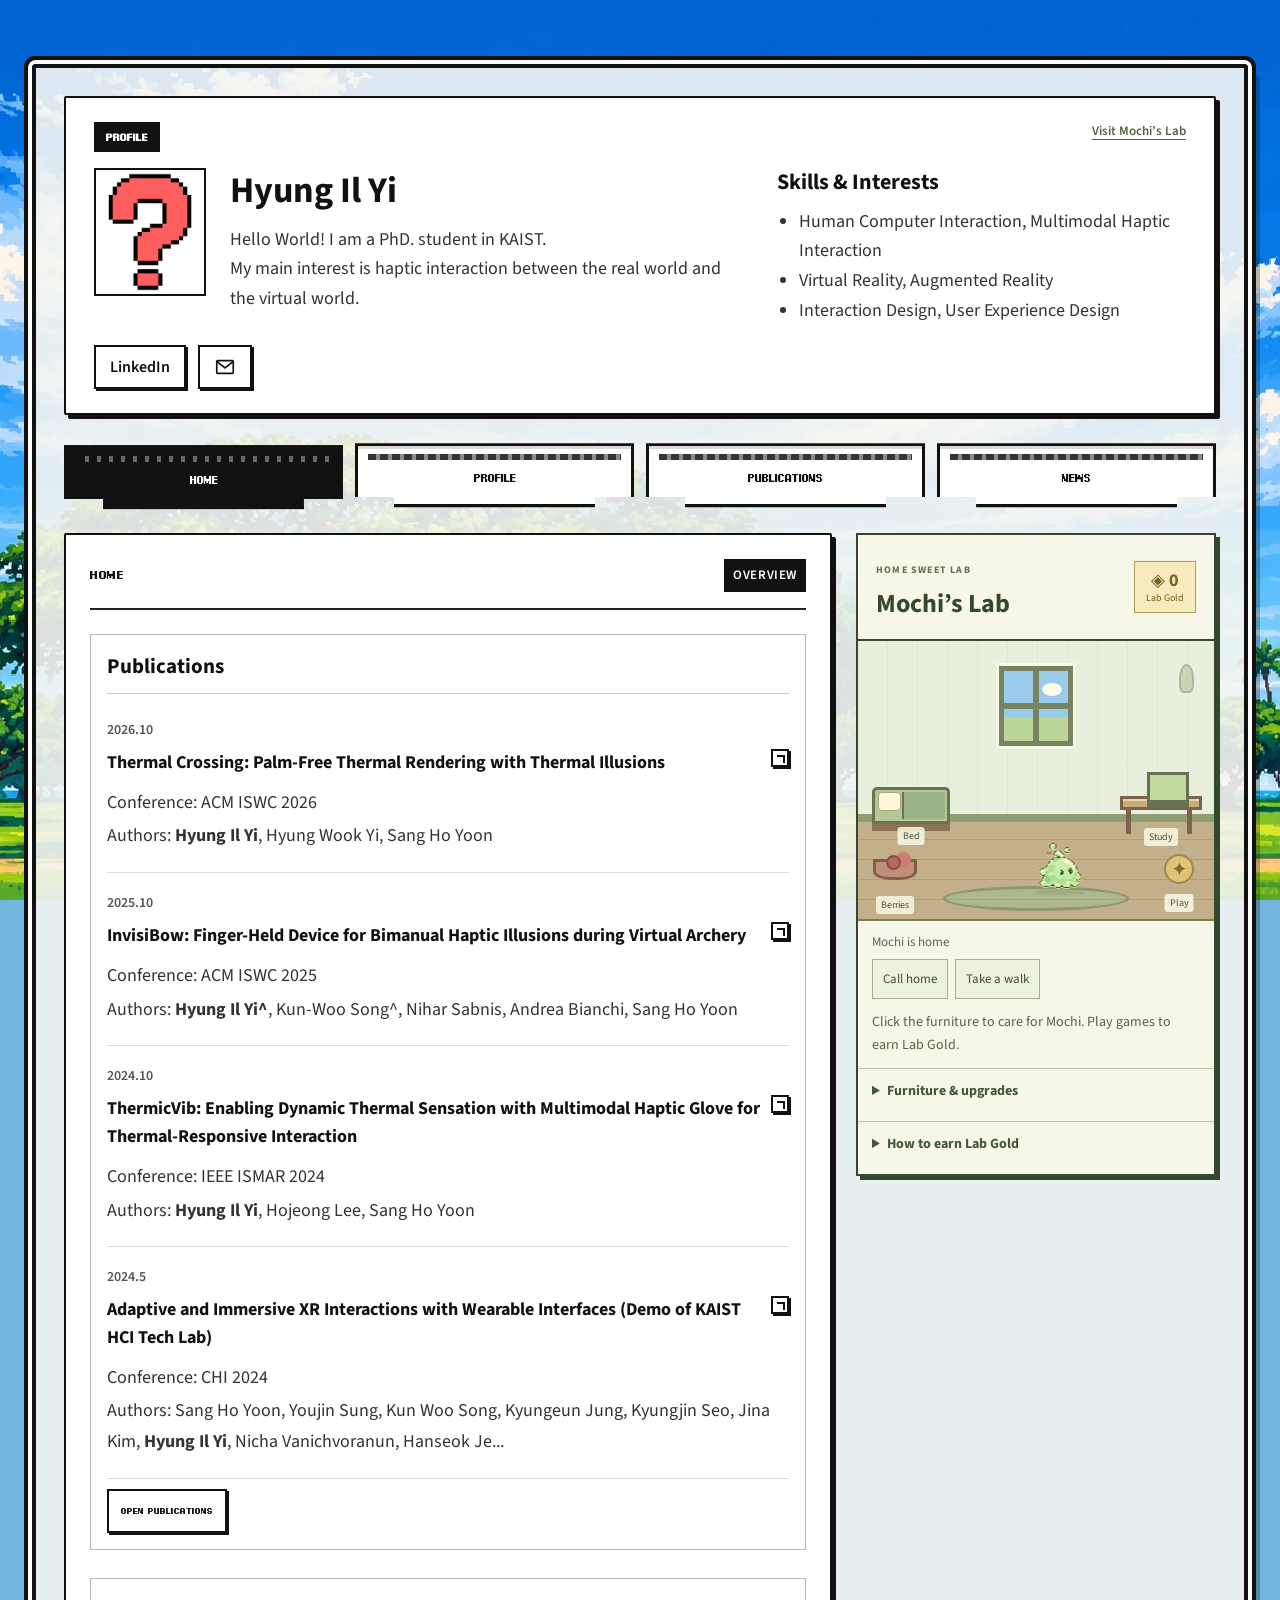
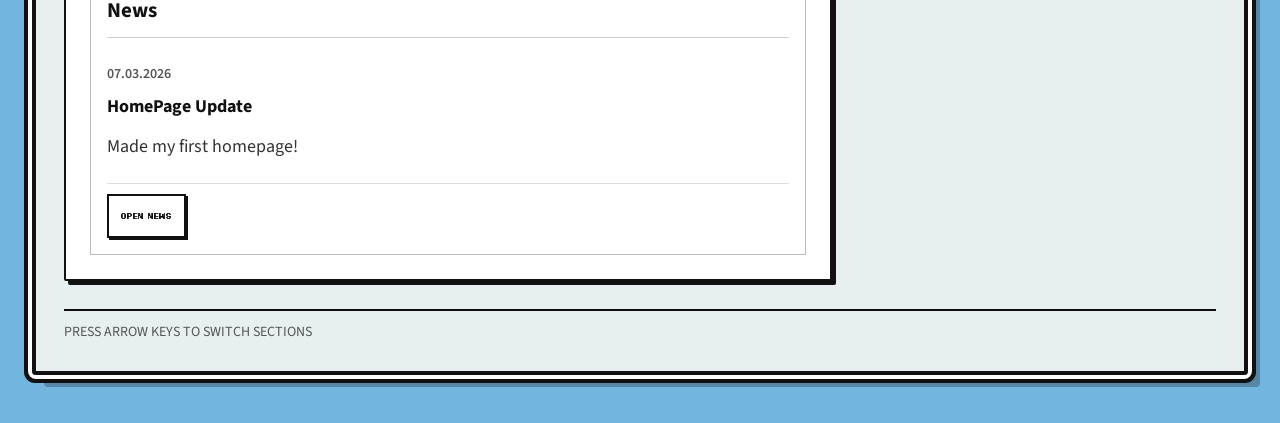
<file: index.html>
<!DOCTYPE html>
<html lang="en">
<head>
    <meta charset="UTF-8">
    <meta name="viewport" content="width=device-width, initial-scale=1.0">
    <title>HyungIl Homepage</title>
    <link rel="preconnect" href="https://fonts.googleapis.com">
    <link rel="preconnect" href="https://fonts.gstatic.com" crossorigin>
    <link href="https://fonts.googleapis.com/css2?family=Source+Sans+3:wght@400;600;700&family=VT323&display=swap" rel="stylesheet">
    <link rel="stylesheet" href="assets/css/styles.css?v=20261104-3">
    <link rel="stylesheet" href="assets/css/readability.css?v=20261104-9">
    <link rel="stylesheet" href="assets/css/slime-companion.css?v=20261104-7">
    <link rel="stylesheet" href="assets/css/mochi-lab.css?v=1">
</head>
<body>
    <main class="console-wrap">
        <section class="profile-dock" aria-label="Profile quick view">
            <div class="dock-chip-row">
                <span class="badge" id="dock-profile-badge">Profile</span>
                <a class="lab-home-shortcut" href="#mochi-lab">Visit Mochi’s Lab</a>
            </div>
            <div id="dock-profile-card" class="dock-body">
                <p class="loading">Loading profile snapshot...</p>
            </div>
            <div id="dock-profile-links" class="dock-links" aria-label="Profile links"></div>
        </section>

        <nav class="tab-bar" aria-label="Profile sections">
            <button class="pak-tab active" type="button" data-panel="home">Home</button>
            <button class="pak-tab" type="button" data-panel="profile">Profile</button>
            <button class="pak-tab" type="button" data-panel="publications">Publications</button>
            <button class="pak-tab" type="button" data-panel="news">News</button>
        </nav>

        <div class="page-layout">
            <section class="panel-stack">
                <section class="panel active" id="home" role="region" aria-label="Home">
                    <div class="panel-head">
                        <span id="home-header">Home</span>
                        <span class="badge" id="home-badge">Overview</span>
                    </div>
                    <div class="grid" id="home-grid">
                        <p class="loading">Loading home previews...</p>
                    </div>
                </section>

                <section class="panel" id="profile" role="region" aria-label="Profile">
                    <div class="panel-head">
                        <span id="profile-header">Profile Data</span>
                    </div>
                    <div id="profile-sections" class="profile-sections">
                        <p class="loading">Loading profile sections...</p>
                    </div>
                </section>

                <section class="panel" id="publications" role="region" aria-label="Publications">
                    <div class="panel-head">
                        <span id="publications-header">Publication Log</span>
                    </div>
                    <div class="timeline" id="publications-timeline">
                        <p class="loading">Loading publication data...</p>
                    </div>
                </section>

                <section class="panel" id="news" role="region" aria-label="News">
                    <div class="panel-head">
                        <span id="news-header">News Feed</span>
                    </div>
                    <div class="timeline" id="news-timeline">
                        <p class="loading">Loading news data...</p>
                    </div>
                </section>
            </section>

            <aside class="top-right-stack" aria-label="Mochi’s laboratory">
                <section class="mochi-lab" id="mochi-lab" aria-labelledby="lab-title">
                    <div class="lab-title-row"><div><span class="lab-eyebrow">HOME SWEET LAB</span><h2 id="lab-title">Mochi’s Lab</h2></div><span class="lab-wallet">◈ <strong data-lab-gold>0</strong><small>Lab Gold</small></span></div>
                    <div class="lab-room" id="lab-room" aria-label="Mochi's interactive laboratory">
                        <div class="lab-wallpaper" aria-hidden="true"></div><div class="lab-window" aria-hidden="true"><i></i></div>
                        <button class="lab-furniture lab-bed" data-furniture="sleep" aria-label="Bed: let Mochi nap"><span class="furniture-art" aria-hidden="true"></span><span class="furniture-label">Bed</span></button>
                        <button class="lab-furniture lab-feeder" data-furniture="feed" aria-label="Bowl: feed Mochi"><span class="furniture-art" aria-hidden="true"></span><span class="furniture-label">Berries</span></button>
                        <button class="lab-furniture lab-desk" data-furniture="study" aria-label="Desk: study with Mochi"><span class="furniture-art" aria-hidden="true"></span><span class="furniture-label">Study</span></button>
                        <button class="lab-furniture lab-toy" data-furniture="play" aria-label="Toy: play with Mochi"><span class="furniture-art" aria-hidden="true">✦</span><span class="furniture-label">Play</span></button>
                        <div class="lab-lamp" aria-hidden="true"></div><div class="lab-shelf" aria-hidden="true"><i></i><i></i><i></i></div>
                        <div class="lab-rug" aria-hidden="true"></div><div id="lab-home-perch" class="lab-home-perch" aria-hidden="true"></div>
                    </div>
                    <div class="lab-location"><span class="lab-resident">Mochi is home</span><button data-call-home>Call home</button><button data-explore>Take a walk</button></div>
                    <p id="lab-message" class="lab-message" role="status" aria-live="polite">Click the furniture to care for Mochi. Play games to earn Lab Gold.</p>
                    <details class="lab-shop"><summary>Furniture & upgrades</summary><div id="lab-upgrades"></div><p class="lab-save-note"></p></details>
                    <details class="lab-earn"><summary>How to earn Lab Gold</summary><p>Research Game: 10 per battle, 20 per elite, 8 per cache, 60 for the boss. Run Gold stays available for in-run healing.</p><p>Writing Game: 1 per 4 ink cleared, 3 per level gained, plus 50 for winning. Rewards arrive when the run ends.</p></details>
                </section>
            </aside>
        </div>

        <div class="footer-line">
            <span id="footer-hint">Press L/R (arrow keys) to switch game paks</span>
        </div>
    </main>
    <script src="assets/js/mochi-economy.js?v=1"></script>
    <script src="assets/js/app.js?v=20261104-6"></script>
    <script src="assets/js/mochi-art.js?v=3"></script>
    <script src="assets/js/slime-companion.js?v=20261104-6"></script>
    <script src="assets/js/mochi-lab.js?v=1"></script>
</body>
</html>
</file>
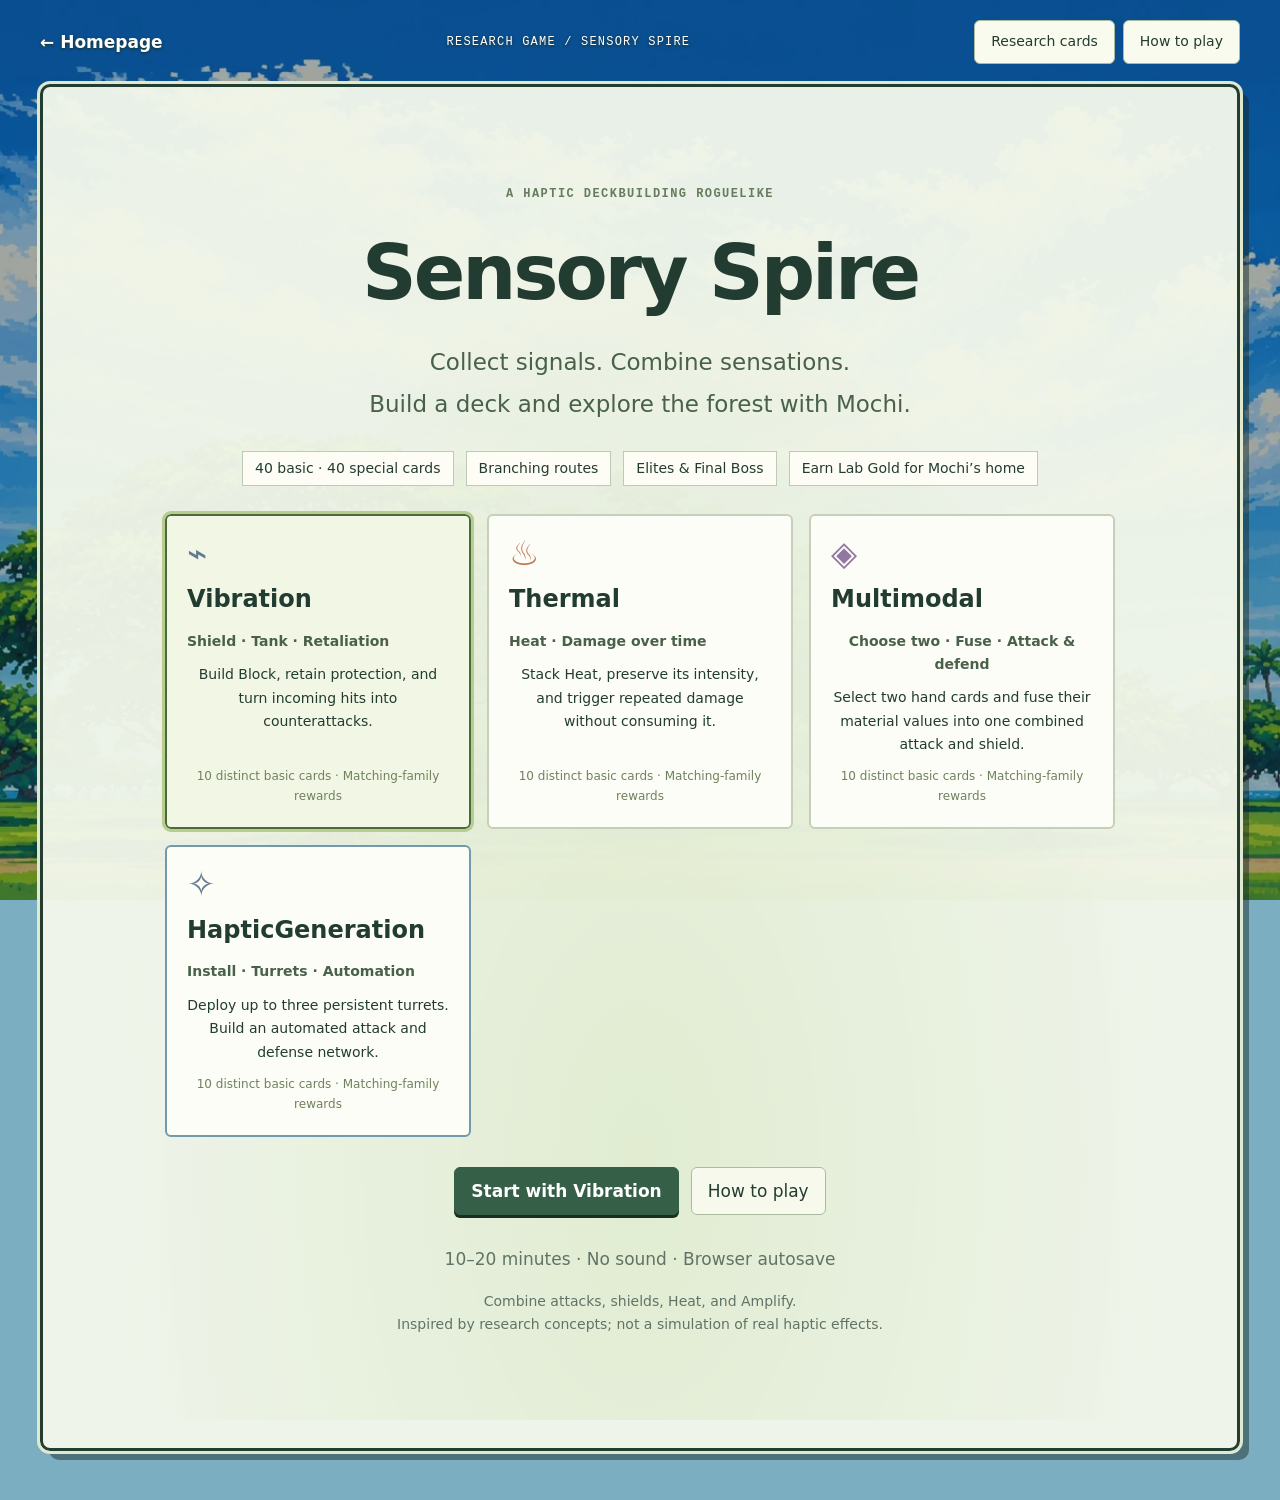
<file: haptic-lab.html>
<!doctype html>
<html lang="en">
<head>
  <meta charset="utf-8">
  <meta name="viewport" content="width=device-width, initial-scale=1">
  <meta name="theme-color" content="#203c31">
  <title>Sensory Spire — Research Game</title>
  <link rel="stylesheet" href="assets/css/slime-companion.css?v=20261104-7">
  <link rel="stylesheet" href="assets/css/haptic-run.css?v=8">
</head>
<body>
  <header class="lab-top"><a href="index.html" class="back-link">← Homepage</a><span>RESEARCH GAME / SENSORY SPIRE</span><div class="lab-top-actions"><button type="button" data-action="research">Research cards</button><button type="button" data-action="help">How to play</button></div></header>
  <main id="run-app" aria-label="Sensory Spire research game"><p>Opening the laboratory…</p></main>
  <p id="run-announcement" class="sr-only" role="status" aria-live="polite"></p>
  <dialog id="run-dialog"><div id="dialog-content"></div><form method="dialog"><button class="primary">Close</button></form></dialog>
  <noscript>This game requires JavaScript.</noscript>
 <script src="assets/js/mochi-economy.js?v=1"></script>
  <script src="assets/js/mochi-art.js?v=3"></script>
  <script src="assets/js/haptic-paper-cards.js?v=1"></script>
  <script src="assets/js/haptic-deck-themes.js?v=2"></script>
  <script src="assets/js/haptic-paper-protocols.js?v=1"></script>
  <script src="assets/js/haptic-run-engine.js?v=10"></script>
  <script src="assets/js/haptic-run.js?v=10"></script>
</body>
</html>
</file>
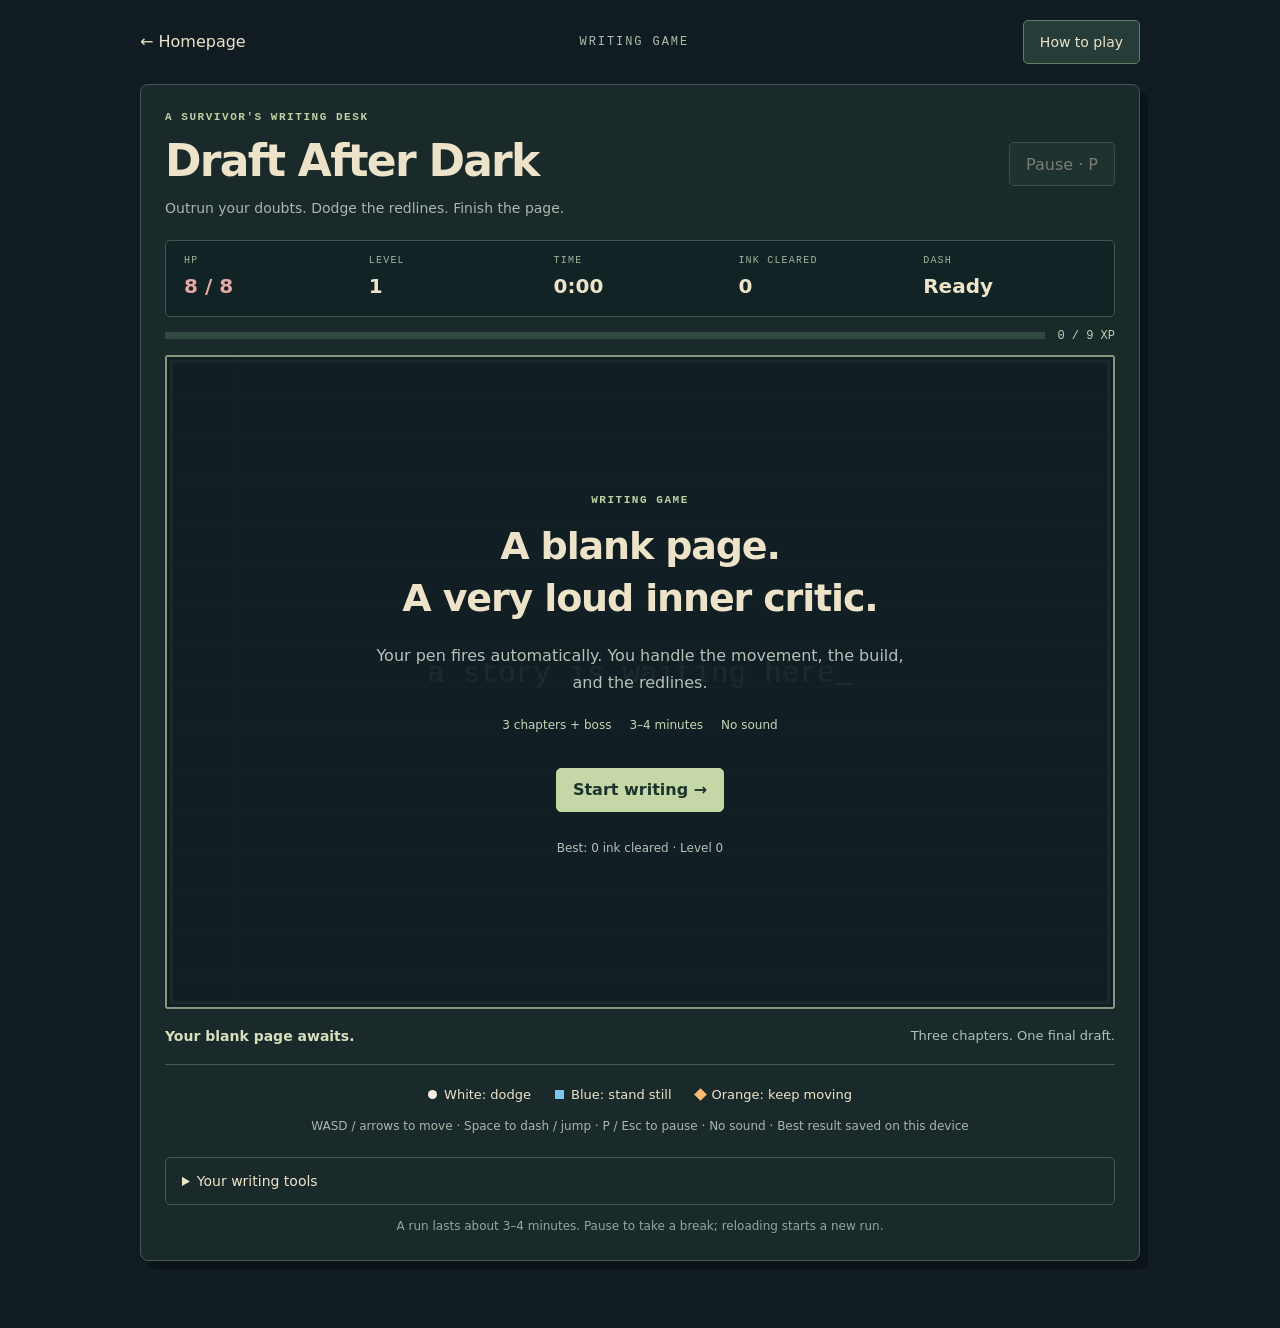
<file: writing-game.html>
<!doctype html>
<html lang="en">
<head>
 <meta charset="utf-8"><meta name="viewport" content="width=device-width,initial-scale=1"><meta name="theme-color" content="#182427">
 <title>Writing Game — Draft After Dark</title><link rel="stylesheet" href="assets/css/writing-game.css?v=3">
</head>
<body>
 <header class="writing-top"><a href="index.html">← Homepage</a><span>WRITING GAME</span><button id="help-button">How to play</button></header>
 <main>
  <section class="writing-title"><div><span class="eyebrow">A SURVIVOR'S WRITING DESK</span><h1>Draft After Dark</h1><p>Outrun your doubts. Dodge the redlines. Finish the page.</p></div><button id="pause-button" disabled>Pause · P</button></section>
  <section class="hud" aria-label="Run status"><div><small>HP</small><strong id="hp-label">8 / 8</strong></div><div><small>LEVEL</small><strong id="level-label">1</strong></div><div><small>TIME</small><strong id="time-label">0:00</strong></div><div><small>INK CLEARED</small><strong id="kills-label">0</strong></div><div><small>DASH</small><strong id="dash-label">Ready</strong></div></section>
  <div class="xp-row"><progress id="xp-bar" max="9" value="0" aria-label="Experience"></progress><span id="xp-label">0 / 9 XP</span></div>
  <aside id="reviewer-panel" class="reviewer-panel" aria-label="Fictional reviewer comments" hidden><span id="reviewer-speaker"></span><p id="reviewer-quote" role="status" aria-live="polite" aria-atomic="true"></p></aside>
  <section class="game-stage" aria-label="Writing game arena">
   <canvas id="writing-canvas" width="640" height="440" tabindex="0" aria-label="Move with WASD or arrow keys. Your pen attacks automatically. Space dashes. P pauses.">Your browser needs Canvas support to play.</canvas>
   <div id="game-overlay" class="game-overlay"></div>
  </section>
  <section class="phase-bar" aria-label="Current objective"><strong id="phase-label">Your blank page awaits.</strong><span id="phase-hint">Three chapters. One final draft.</span></section>
  <div class="touch-controls"><div class="move-pad" id="move-pad"><button id="move-stick" aria-label="Hold and drag this stick to move">MOVE</button></div><button id="dash-button" aria-label="Dash in your movement direction" disabled>DASH</button><span>Drag to move.<br>Attacks are automatic.</span></div>
  <div class="bullet-guide"><span><i class="white"></i>White: dodge</span><span><i class="blue"></i>Blue: stand still</span><span><i class="orange"></i>Orange: keep moving</span></div>
  <p class="controls-note">WASD / arrows to move · Space to dash / jump · P / Esc to pause · No sound · Best result saved on this device</p>
  <details class="build-panel"><summary>Your writing tools</summary><div id="build-list">Your pen is ready.</div></details>
  <p class="session-note">A run lasts about 3–4 minutes. Pause to take a break; reloading starts a new run.</p>
 </main>
 <dialog id="writing-help"><h2>How to finish the draft</h2><ol><li><strong>Survive:</strong> Your pen automatically targets the nearest typo or doubt. Pens and ink carry letters, missing citations, TODOs, and wandering figure labels; the colored core marks the actual projectile. Collect the glowing ink drops for XP.</li><li><strong>Build:</strong> Level up to choose one of three upgrades. Stack pen damage, extra shots, orbiting commas, and revision waves.</li><li><strong>Proofread:</strong> Between chapters, attacks stop and bullet patterns take over. White bullets always hurt. Blue bullets hurt only while you move. Orange bullets hurt only when you stand still. Letter markers identify the colors too.</li><li><strong>Dash:</strong> Move and press Space or DASH for a brief invulnerable burst. The cooldown is three seconds. In gravity mode, Space / Up / W / JUMP instead makes you jump; hold for a higher jump.</li><li><strong>Final draft:</strong> Defeat the Inner Editor before the final deadline. Fictional reviewer comments above the arena change with the attack pattern and volley. Their criticism is flavor text; watch the warning lines for timing. The boss locks you in a correction box: thread staggered gates and falling shutters, escape crossed or sequential beams, then use short and high jumps for ceiling traps and tall/paired underlines. Blue walls require you to stand still; orange walls require movement. Both are followed by a white wall with a moving opening. Orbital Erasers open the encounter around the box: dashed lines warn before crossing laser pairs sweep around its center. Circle with them and watch for direction reversals. Below half HP, the sequence and obstacles accelerate.</li></ol><p>On touch screens, hold and drag the movement stick. The game pauses when you switch tabs or leave the window. No sound or device vibration is used.</p><form method="dialog"><button>Close</button></form></dialog>
 <p id="writing-announcement" class="sr-only" role="status" aria-live="polite"></p>
 <noscript>This game requires JavaScript.</noscript>
 <script src="assets/js/mochi-economy.js?v=1"></script>
 <script src="assets/js/writing-game-engine.js?v=7"></script><script src="assets/js/writing-game.js?v=7"></script>
</body>
</html>
</file>
<file: assets/css/styles.css>
@font-face {
    font-family: "Pixel Digivolve";
    src: url("../../Font/pixel-digivolve-font/PixelDigivolve-mOm9.ttf") format("truetype");
    font-weight: 400;
    font-style: normal;
    font-display: swap;
}

@font-face {
    font-family: "Pixel Digivolve";
    src: url("../../Font/pixel-digivolve-font/PixelDigivolveItalic-dV8R.ttf") format("truetype");
    font-weight: 400;
    font-style: italic;
    font-display: swap;
}

:root {
    --bg-dark: #081833;
    --bg-mid: #10376a;
    --bg-light: #1a5ba4;
    --screen-base: #d7ecff;
    --screen-border: #1f4d88;
    --ink: #0d2643;
    --panel-shadow: #14345c;
    --cartridge-a: #2a6ec4;
    --cartridge-b: #184684;
    --cartridge-active-a: #ffbe4e;
    --cartridge-active-b: #d9771f;
    --danger-pixel: #f36f2f;
    --text-primary: #0e2a4e;
    --text-muted: #183d67;
    --ro-sky-a: #cde7ff;
    --ro-sky-b: #eaf5ff;
    --ro-field-a: #d5e9ff;
    --ro-field-b: #bdd8f5;
    --accent-energy: #ffd968;
    --accent-ice: #9ed4ff;
    --pixel-font: "Pixel Digivolve", "VT323", cursive;
}

* {
    box-sizing: border-box;
}

body {
    margin: 0;
    min-height: 100vh;
    font-family: "Source Sans 3", "Segoe UI", sans-serif;
    color: var(--text-primary);
    line-height: 1.5;
    position: relative;
    isolation: isolate;
    overflow-x: hidden;
    background:
        radial-gradient(circle at 12% 16%, rgba(158, 212, 255, 0.36) 0%, rgba(158, 212, 255, 0) 28%),
        radial-gradient(circle at 82% 10%, rgba(255, 217, 104, 0.24) 0%, rgba(255, 217, 104, 0) 30%),
        linear-gradient(180deg, #0a1b3a 0%, #0c2851 44%, #0f3466 72%, #164a84 100%),
        repeating-linear-gradient(
            90deg,
            rgba(138, 185, 255, 0.08) 0,
            rgba(138, 185, 255, 0.08) 1px,
            transparent 1px,
            transparent 24px
        ),
        repeating-linear-gradient(
            0deg,
            rgba(138, 185, 255, 0.06) 0,
            rgba(138, 185, 255, 0.06) 1px,
            transparent 1px,
            transparent 24px
        );
    display: flex;
    align-items: center;
    justify-content: center;
    padding: 24px;
}

body::before,
body::after {
    content: "";
    position: absolute;
    inset: 0;
    pointer-events: none;
    z-index: 0;
}

body::before {
    background:
        linear-gradient(90deg, rgba(255, 217, 104, 0.35) 0 2px, transparent 2px 100%) 0 0 / 180px 180px repeat,
        linear-gradient(0deg, rgba(255, 217, 104, 0.24) 0 2px, transparent 2px 100%) 0 0 / 180px 180px repeat,
        radial-gradient(circle at 0 0, rgba(255, 217, 104, 0.42) 0 2px, transparent 2px 100%) 0 0 / 180px 180px repeat;
    opacity: 0.28;
}

body::after {
    background:
        radial-gradient(circle at 20% 24%, rgba(158, 212, 255, 0.22) 0 11%, transparent 12% 100%),
        radial-gradient(circle at 78% 70%, rgba(255, 217, 104, 0.24) 0 13%, transparent 14% 100%);
    opacity: 0.95;
}

.console-wrap {
    position: relative;
    z-index: 1;
}

.console-wrap {
    width: min(1580px, 100%);
    background:
        linear-gradient(180deg, #235ea7 0%, #1b4a88 48%, #14376d 100%),
        repeating-linear-gradient(90deg, rgba(255, 255, 255, 0.09) 0, rgba(255, 255, 255, 0.09) 2px, transparent 2px, transparent 10px);
    border: 4px solid #0f2d57;
    box-shadow:
        0 0 0 4px #2c6bb7,
        0 0 0 8px #0d2649,
        0 26px 48px rgba(2, 12, 27, 0.65);
    border-radius: 18px;
    padding: 22px;
    position: relative;
    overflow: hidden;
}

.console-wrap::before,
.console-wrap::after {
    content: "";
    position: absolute;
    width: 140px;
    height: 140px;
    border-radius: 50%;
    background: rgba(255, 255, 255, 0.05);
    pointer-events: none;
}

.console-wrap::before {
    top: -40px;
    right: -40px;
}

.console-wrap::after {
    bottom: -55px;
    left: -55px;
}

.hero-screen {
    background:
        linear-gradient(180deg, #f2f9ff 0%, #d6eaff 100%),
        repeating-linear-gradient(90deg, rgba(54, 101, 160, 0.08) 0, rgba(54, 101, 160, 0.08) 2px, transparent 2px, transparent 8px);
    border: 5px solid var(--screen-border);
    box-shadow:
        inset 0 0 0 3px #7ca8dc,
        inset 0 8px 0 rgba(255, 255, 255, 0.35),
        0 8px 0 var(--panel-shadow),
        0 0 0 1px rgba(255, 217, 104, 0.42);
    padding: 22px 20px 18px;
    border-radius: 8px;
    animation: bootUp 900ms steps(6) both;
}

.meta-playground {
    border: 3px solid #2d5d98;
    background:
        linear-gradient(180deg, #e0efff 0%, #f4f9ff 52%, #d2e6ff 52%, #a8c9f0 100%),
        repeating-linear-gradient(90deg, rgba(72, 117, 176, 0.13) 0, rgba(72, 117, 176, 0.13) 1px, transparent 1px, transparent 16px),
        repeating-linear-gradient(
            0deg,
            rgba(52, 94, 142, 0.14) 0,
            rgba(52, 94, 142, 0.14) 2px,
            transparent 2px,
            transparent 8px
        );
    border-radius: 6px;
    box-shadow:
        inset 0 0 0 2px #92b5df,
        inset 0 10px 0 rgba(255, 255, 255, 0.42);
    min-height: 220px;
    position: relative;
    overflow: hidden;
}

.meta-hud {
    display: flex;
    justify-content: space-between;
    gap: 10px;
    font-family: var(--pixel-font);
    font-size: 11px;
    text-transform: uppercase;
    padding: 10px;
    border-bottom: 2px dashed #4f7db6;
    position: relative;
    z-index: 2;
    background: rgba(217, 233, 252, 0.86);
}

.slime-layer {
    position: absolute;
    inset: 36px 0 0;
}

.ro-char {
    position: absolute;
    width: var(--char-size, 38px);
    height: calc(var(--char-size, 38px) * 1.08);
    transform-origin: center bottom;
    transition: transform 110ms steps(2), filter 110ms linear;
    pointer-events: auto;
}

.ro-hp {
    position: absolute;
    left: 8%;
    bottom: -8px;
    width: 84%;
    height: 6px;
    border: 1px solid #2f4163;
    background: rgba(30, 48, 78, 0.32);
}

.ro-hp-fill {
    display: block;
    width: 100%;
    height: 100%;
    background: linear-gradient(90deg, #5f98df 0%, #8fc2ff 100%);
}

.ro-shadow {
    position: absolute;
    width: 68%;
    height: 8px;
    left: 16%;
    bottom: 3px;
    border-radius: 50%;
    background: rgba(20, 33, 12, 0.35);
    filter: blur(0.4px);
}

.ro-sprite {
    position: absolute;
    left: 50%;
    bottom: 6px;
    width: 76%;
    height: 90%;
    transform: translateX(-50%);
}

.ro-idle-sheet {
    position: absolute;
    left: 50%;
    bottom: -3%;
    width: 132%;
    height: 114%;
    transform: translateX(-50%);
    image-rendering: auto;
    filter: drop-shadow(0 2px 0 rgba(26, 42, 65, 0.34));
    display: block;
    background-image: url("../../images/evol1-removebg-preview.png");
    background-repeat: no-repeat;
    background-size: contain;
    background-position: 50% 100%;
}

.ro-fight-sheet {
    position: absolute;
    left: 50%;
    bottom: -4%;
    width: 132%;
    height: 98%;
    transform: translateX(-50%);
    image-rendering: auto;
    filter: drop-shadow(0 1px 0 rgba(26, 42, 65, 0.2));
    display: block;
    opacity: 0;
    pointer-events: none;
}

.ro-idle-sheet::before {
    display: none;
}

.ro-idle-sheet::after {
    display: none;
}

.ro-char.stage-0 .ro-idle-sheet {
    width: 106%;
    height: 98%;
    background-image: url("../../images/evol1-removebg-preview.png");
}

.ro-char.stage-1 .ro-idle-sheet {
    width: 118%;
    height: 106%;
    background-image: url("../../images/evol2-removebg-preview.png");
}

.ro-char.stage-2 .ro-idle-sheet {
    width: 138%;
    height: 118%;
    background-image: url("../../images/evol3-removebg-preview.png");
}

.ro-char.stage-3 .ro-idle-sheet {
    width: 158%;
    height: 130%;
    background-image: url("../../images/evol4-removebg-preview.png");
}

.ro-char.is-cast .ro-idle-sheet {
    filter: brightness(1.08) drop-shadow(0 0 6px rgba(125, 182, 255, 0.75));
}

.ro-char.is-cast .ro-fight-sheet {
    opacity: 0.95;
    animation: monster-cast-pulse 180ms steps(2) infinite;
}

@keyframes monster-cast-pulse {
    0% {
        transform: translateX(-50%) scale(1);
        filter: drop-shadow(0 1px 0 rgba(26, 42, 65, 0.2));
    }
    100% {
        transform: translateX(-50%) scale(1.03);
        filter: drop-shadow(0 0 7px rgba(120, 173, 255, 0.75));
    }
}

.tamagotchi-pet {
    pointer-events: none;
}

.tama-status-trigger {
    position: absolute;
    top: 8px;
    right: 8px;
    z-index: 5;
    border: 1px solid #4d6f98;
    background: linear-gradient(180deg, #d8e9ff 0%, #9dbfe3 100%);
    color: #18395f;
    font-family: var(--pixel-font);
    font-size: 8px;
    padding: 5px 8px;
    cursor: pointer;
    box-shadow: 0 1px 0 #44648b;
}

.tama-panel {
    position: absolute;
    top: 12px;
    left: 8px;
    width: min(332px, calc(100% - 16px));
    border: 2px solid #4b698f;
    background: rgba(218, 233, 250, 0.92);
    box-shadow: inset 0 0 0 2px rgba(255, 255, 255, 0.38);
    padding: 6px;
    z-index: 4;
    display: grid;
    grid-template-columns: minmax(0, 1fr) 96px;
    grid-template-areas:
        "head head"
        "status controls"
        "bars controls";
    column-gap: 8px;
    row-gap: 4px;
    align-items: start;
}

.tama-panel.is-hidden {
    display: none;
}

.tama-panel-head {
    grid-area: head;
    display: flex;
    align-items: center;
    justify-content: space-between;
    margin-bottom: 5px;
}

.tama-panel-title {
    font-family: var(--pixel-font);
    font-size: 9px;
    color: #19304e;
}

.tama-close {
    border: 1px solid #4d6f98;
    background: linear-gradient(180deg, #f7dfe2 0%, #dca3ad 100%);
    color: #5f1c29;
    font-family: var(--pixel-font);
    font-size: 8px;
    padding: 2px 5px;
    cursor: pointer;
}

.tama-status-trigger:hover,
.tama-status-trigger:focus-visible,
.tama-close:hover,
.tama-close:focus-visible {
    filter: brightness(1.05);
    outline: none;
}

.tama-status {
    grid-area: status;
    font-family: var(--pixel-font);
    font-size: 9px;
    color: #19304e;
    margin-bottom: 0;
    line-height: 1.4;
    white-space: nowrap;
    overflow: hidden;
    text-overflow: ellipsis;
}

.tama-bars {
    grid-area: bars;
    display: grid;
    gap: 4px;
}

.tama-row {
    display: grid;
    grid-template-columns: 34px 1fr;
    align-items: center;
    gap: 6px;
}

.tama-label {
    font-family: var(--pixel-font);
    font-size: 8px;
    color: #27486f;
}

.tama-bar {
    height: 7px;
    border: 1px solid #3d5d84;
    background: rgba(27, 52, 82, 0.28);
    overflow: hidden;
}

.tama-fill {
    display: block;
    height: 100%;
    width: 50%;
    background: linear-gradient(90deg, #66a3e8 0%, #9bd0ff 100%);
}

.tama-controls {
    grid-area: controls;
    margin-top: 0;
    display: grid;
    grid-template-columns: 1fr;
    gap: 4px;
}

.tama-btn {
    border: 1px solid #4d6f98;
    background: linear-gradient(180deg, #d8e9ff 0%, #9dbfe3 100%);
    color: #18395f;
    font-family: var(--pixel-font);
    font-size: 8px;
    padding: 4px 2px;
    cursor: pointer;
    box-shadow: 0 1px 0 #44648b;
}

.tama-btn:hover,
.tama-btn:focus-visible {
    filter: brightness(1.05);
    transform: translateY(-1px);
    outline: none;
}

.ro-head {
    position: absolute;
    width: 48%;
    height: 34%;
    left: 26%;
    top: 2%;
    border: 2px solid #2f3324;
    border-radius: 2px;
    background: linear-gradient(180deg, #ffe8cd 0%, #efcfa6 100%);
    box-shadow: inset 0 2px 0 rgba(255, 255, 255, 0.38);
}

.ro-hair {
    position: absolute;
    width: 58%;
    height: 22%;
    left: 21%;
    top: 0;
    border: 2px solid #2f3324;
    border-bottom: 0;
    background: linear-gradient(180deg, #54403f 0%, #3a2a2b 100%);
}

.ro-hair::before,
.ro-hair::after {
    content: "";
    position: absolute;
    width: 8px;
    height: 6px;
    top: calc(100% - 1px);
    background: inherit;
    border: 2px solid #2f3324;
    border-top: 0;
}

.ro-hair::before {
    left: -2px;
}

.ro-hair::after {
    right: -2px;
}

.ro-face {
    position: absolute;
    inset: 0;
}

.ro-face::before,
.ro-face::after {
    content: "";
    position: absolute;
    top: 46%;
    width: 4px;
    height: 4px;
    background: #1f2731;
    box-shadow: 0 1px 0 rgba(255, 255, 255, 0.35);
}

.ro-face::before {
    left: 26%;
}

.ro-face::after {
    right: 26%;
}

.ro-torso {
    position: absolute;
    width: 58%;
    height: 44%;
    left: 21%;
    top: 38%;
    border: 2px solid #2f3324;
    background: var(--char-cloth, #6e8bc7);
    box-shadow:
        inset 0 2px 0 rgba(255, 255, 255, 0.4),
        inset -3px -3px 0 rgba(20, 30, 45, 0.18);
}

.ro-torso::before,
.ro-torso::after {
    content: "";
    position: absolute;
    width: 8px;
    height: 9px;
    bottom: -11px;
    border: 2px solid #2f3324;
    background: #544f64;
}

.ro-torso::before {
    left: 2px;
}

.ro-torso::after {
    right: 2px;
}

.ro-weapon {
    position: absolute;
    width: 7px;
    height: 40%;
    right: 8%;
    top: 40%;
    border: 2px solid #3a3a31;
    background: linear-gradient(180deg, #eff5ff 0%, #a0b8d9 100%);
}

.ro-shield {
    position: absolute;
    width: 11px;
    height: 16px;
    left: 6%;
    top: 46%;
    border: 2px solid #31372a;
    border-radius: 3px;
    background: linear-gradient(180deg, #d9e5f4 0%, #8ea4bf 100%);
    display: none;
}

.ro-char.role-sword .ro-weapon {
    width: 7px;
    height: 48%;
    right: 5%;
    top: 34%;
    background: linear-gradient(180deg, #f7fbff 0%, #a9bfd9 100%);
}

.ro-char.role-sword .ro-shield {
    display: block;
}

.ro-char.role-sword .ro-hair {
    background: linear-gradient(180deg, #46639f 0%, #2d406f 100%);
}

.ro-char.role-healer .ro-weapon {
    width: 5px;
    right: 10%;
    top: 34%;
    background: linear-gradient(180deg, #f5efdd 0%, #b79a67 100%);
}

.ro-char.role-healer .ro-hair {
    background: linear-gradient(180deg, #90c6a5 0%, #5d8f73 100%);
}

.ro-char.role-healer .ro-torso {
    background: linear-gradient(180deg, #9acbb0 0%, #6b9d82 100%);
}

.ro-char.role-mage .ro-weapon {
    width: 5px;
    right: 12%;
    top: 34%;
    background: linear-gradient(180deg, #f3ecff 0%, #9f85cf 100%);
}

.ro-char.role-mage .ro-hair {
    background: linear-gradient(180deg, #b4a4e3 0%, #7f6ab3 100%);
}

.ro-char.role-mage .ro-torso {
    background: linear-gradient(180deg, #8e79ca 0%, #6f58b0 100%);
}

.ro-char.role-archer .ro-weapon {
    width: 9px;
    right: 4%;
    top: 44%;
    border-radius: 8px;
    background: linear-gradient(180deg, #ead6b6 0%, #9f6d42 100%);
}

.ro-char.role-archer .ro-hair {
    background: linear-gradient(180deg, #d6a170 0%, #9f6c45 100%);
}

.ro-char.role-archer .ro-torso {
    background: linear-gradient(180deg, #cb915f 0%, #a36b3f 100%);
}

.ro-name {
    position: absolute;
    bottom: calc(100% + 2px);
    left: 50%;
    transform: translateX(-50%);
    font-family: var(--pixel-font);
    font-size: 8px;
    color: #1a2d18;
    background: rgba(244, 251, 227, 0.86);
    border: 1px solid rgba(58, 85, 45, 0.6);
    padding: 2px 3px;
    white-space: nowrap;
}

.ro-emote {
    position: absolute;
    top: -10px;
    left: 50%;
    transform: translateX(-50%);
    font-family: var(--pixel-font);
    font-size: 11px;
    color: #203014;
    opacity: 0;
    transition: opacity 120ms linear;
}

.ro-char:hover,
.ro-char.is-alert {
    filter: brightness(1.08) saturate(1.05);
}

.ro-char.is-bop {
    animation: slimeBop 220ms steps(2);
}

.ro-char.is-cast .ro-sprite {
    animation: castPulse 360ms steps(3);
}

.ro-char.role-sword.is-cast .ro-weapon {
    animation: swordSlash 260ms steps(2);
    transform-origin: bottom center;
}

.ro-char.use-idle-sheet.role-sword.is-cast .ro-idle-sheet {
    animation: none;
}

.ro-char.use-idle-sheet.role-sword.is-cast .ro-fight-sheet {
    animation: fightSwordFrames 260ms linear;
}

.ro-char.role-archer.is-cast .ro-weapon {
    animation: bowDraw 320ms steps(2);
    transform-origin: left center;
}

.ro-char.use-idle-sheet.role-archer.is-cast .ro-idle-sheet {
    animation: none;
}

.ro-char.use-idle-sheet.role-archer.is-cast .ro-fight-sheet {
    animation: fightArcherFrames 320ms linear;
}

.ro-char.role-mage.is-cast .ro-weapon {
    animation: staffCast 360ms steps(3);
    box-shadow: 0 0 8px rgba(185, 164, 255, 0.9);
}

.ro-char.use-idle-sheet.role-mage.is-cast .ro-idle-sheet {
    animation: none;
}

.ro-char.use-idle-sheet.role-mage.is-cast .ro-fight-sheet {
    animation: fightMageFrames 360ms linear;
    filter: drop-shadow(0 0 8px rgba(185, 164, 255, 0.9));
}

.ro-char.use-idle-sheet.role-healer.is-cast .ro-fight-sheet {
    animation: fightHealerFrames 360ms linear;
}

.ro-char.role-healer.is-cast::after,
.ro-char.role-mage.is-cast::after {
    content: "";
    position: absolute;
    width: 14px;
    height: 14px;
    left: calc(50% - 7px);
    top: 10px;
    border: 2px solid rgba(248, 255, 230, 0.95);
    border-radius: 50%;
    box-shadow: 0 0 10px rgba(245, 255, 220, 0.75);
    animation: supportAura 360ms ease-out;
    pointer-events: none;
}

.ro-char.role-healer.is-cast::after {
    border-color: rgba(220, 255, 222, 0.98);
    box-shadow: 0 0 10px rgba(180, 255, 196, 0.9);
}

.ro-char.is-cast .ro-emote,
.ro-char.is-alert .ro-emote {
    opacity: 1;
}

.ro-char.is-hurt .ro-sprite {
    filter: brightness(0.9) saturate(0.85);
}

.ro-char.use-idle-sheet.is-hurt .ro-idle-sheet {
    filter: brightness(0.9) saturate(0.82) drop-shadow(0 2px 0 rgba(26, 42, 65, 0.34));
}

.ro-dummy {
    position: absolute;
    width: 52px;
    height: 44px;
    border: 2px solid #643f66;
    border-radius: 45% 45% 38% 38%;
    background: linear-gradient(180deg, #ffc0ea 0%, #ef84cd 68%, #d86db4 100%);
    box-shadow:
        inset -5px -4px 0 rgba(114, 43, 93, 0.2),
        inset 5px 5px 0 rgba(255, 242, 252, 0.35);
    transform-origin: center bottom;
}

.ro-dummy::before {
    content: "";
    position: absolute;
    width: 6px;
    height: 6px;
    left: 16px;
    top: 17px;
    background: #3f2640;
    box-shadow: 13px 0 0 #3f2640;
}

.ro-dummy::after {
    content: "";
    position: absolute;
    width: 72px;
    height: 8px;
    left: -10px;
    bottom: -8px;
    border-radius: 50%;
    background: rgba(20, 33, 12, 0.38);
}

.ro-dummy-name {
    position: absolute;
    bottom: calc(100% + 2px);
    left: 50%;
    transform: translateX(-50%);
    font-family: var(--pixel-font);
    font-size: 8px;
    color: #4e2f4f;
    background: rgba(248, 252, 230, 0.9);
    border: 1px solid rgba(58, 85, 45, 0.64);
    padding: 2px 3px;
    white-space: nowrap;
}

.ro-dummy-hp {
    position: absolute;
    left: 6px;
    right: 6px;
    bottom: -16px;
    height: 7px;
    border: 1px solid #2f3324;
    background: rgba(20, 30, 16, 0.38);
}

.ro-dummy-hp-fill {
    display: block;
    width: 100%;
    height: 100%;
    background: linear-gradient(90deg, #cc7db3 0%, #ef9ad2 100%);
}

.ro-dummy.is-hit {
    animation: dummyHit 180ms steps(2);
}

.ro-dummy.is-defeated {
    filter: grayscale(0.75) brightness(0.8);
}

.ro-damage {
    position: absolute;
    font-family: var(--pixel-font);
    font-size: 10px;
    color: #7f1f14;
    text-shadow: 1px 1px 0 rgba(255, 240, 220, 0.85);
    pointer-events: none;
    animation: damagePop 620ms ease-out forwards;
}

.boot-row {
    display: flex;
    justify-content: space-between;
    font-family: var(--pixel-font);
    font-size: 12px;
    letter-spacing: 0.8px;
    margin-bottom: 12px;
    text-transform: uppercase;
}

.pixel-title {
    font-family: var(--pixel-font);
    line-height: 1.6;
    margin: 0;
    font-size: clamp(17px, 2.4vw, 26px);
    text-transform: uppercase;
    text-shadow: 2px 2px 0 #6f8456;
}

.hero-note {
    margin: 14px 0 0;
    font-size: clamp(24px, 3.3vw, 32px);
    line-height: 1.1;
}

.tab-bar {
    display: grid;
    grid-template-columns: repeat(4, minmax(140px, 1fr));
    gap: 12px;
    margin: 18px 0 16px;
    overflow-x: auto;
    padding-bottom: 6px;
}

.page-layout {
    display: grid;
    grid-template-columns: 400px minmax(0, 1fr);
    gap: 14px;
    align-items: start;
}

.panel-stack {
    min-width: 0;
}

.top-right-stack {
    display: grid;
    gap: 12px;
}

.top-right-stack {
    order: 1;
}

.panel-stack {
    order: 2;
}

.hero-right {
    padding: 12px;
}

.hero-right .meta-playground {
    min-height: 210px;
}

.profile-dock {
    background: linear-gradient(180deg, #e3f1ff 0%, #ccdef5 100%);
    border: 4px solid #2b5c96;
    box-shadow:
        inset 0 0 0 3px #96bbe3,
        0 8px 0 #1e4675;
    border-radius: 8px;
    padding: 10px;
}

.panel-head-small {
    font-size: 13px;
    margin-bottom: 8px;
}

.dock-body .pixel-card {
    margin: 0;
}

.dock-chip-row {
    display: flex;
    justify-content: flex-end;
    margin-bottom: 8px;
}

.dock-chip-row .badge {
    font-size: 13px;
    padding: 6px 10px;
}

.dock-body {
    display: grid;
    gap: 10px;
}

.dock-links {
    margin-top: 10px;
    display: flex;
    gap: 8px;
}

.dock-body .pixel-card h3 {
    font-size: 13px;
    line-height: 1.5;
}

.dock-body .pixel-card p,
.dock-body .pixel-card li {
    font-size: 19px;
    line-height: 1.6;
}

.social-link {
    width: 34px;
    height: 34px;
    display: inline-flex;
    align-items: center;
    justify-content: center;
    border: 2px solid #2b5b95;
    background: linear-gradient(180deg, #fff0c8 0%, #ffc768 100%);
    color: #643707;
    font-family: var(--pixel-font);
    font-size: 13px;
    text-decoration: none;
    box-shadow: 0 2px 0 #a85d12;
}

.social-link:hover,
.social-link:focus-visible {
    transform: translateY(-1px);
    filter: brightness(1.05);
    outline: none;
}

.pak-tab {
    border: 3px solid #1d4a81;
    background: linear-gradient(180deg, var(--cartridge-a), var(--cartridge-b));
    font-family: var(--pixel-font);
    font-size: 13px;
    color: #ebf5ff;
    padding: 16px 10px 12px;
    min-height: 84px;
    cursor: pointer;
    position: relative;
    text-transform: uppercase;
    transition: transform 130ms steps(2), filter 130ms linear;
    box-shadow:
        inset 0 3px 0 rgba(255, 255, 255, 0.2),
        0 4px 0 #12305a;
    clip-path: polygon(0 0, 100% 0, 100% 84%, 86% 84%, 86% 100%, 14% 100%, 14% 84%, 0 84%);
}

.pak-tab::before {
    content: "";
    position: absolute;
    top: 8px;
    left: 10px;
    right: 10px;
    height: 6px;
    background: repeating-linear-gradient(
        90deg,
        #6fb2ff 0,
        #6fb2ff 8px,
        #9ad0ff 8px,
        #9ad0ff 12px
    );
    opacity: 0.85;
}

.pak-tab:hover,
.pak-tab:focus-visible {
    transform: translateY(-2px);
    filter: brightness(1.04);
    outline: none;
}

.pak-tab.active {
    background: linear-gradient(180deg, var(--cartridge-active-a), var(--cartridge-active-b));
    box-shadow:
        inset 0 3px 0 rgba(255, 255, 255, 0.32),
        0 2px 0 #8a4d12;
    color: #4f2804;
    transform: translateY(2px);
}

.panel {
    background: linear-gradient(180deg, #eaf4ff 0%, #d5e8fb 100%);
    border: 4px solid #2b5a93;
    box-shadow:
        inset 0 0 0 3px #a6c5e7,
        0 8px 0 #1e4675;
    border-radius: 8px;
    min-height: 520px;
    padding: 18px;
    display: none;
    opacity: 0;
    transform: translateY(8px);
    animation: panelIn 240ms steps(6) forwards;
}

.panel.active {
    display: block;
}

#home.panel {
    min-height: 650px;
}

#home .home-preview-card {
    padding: 16px;
}

.panel-head {
    display: flex;
    align-items: center;
    justify-content: space-between;
    gap: 10px;
    border-bottom: 3px dashed #4f7eb7;
    padding-bottom: 10px;
    margin-bottom: 14px;
    font-family: var(--pixel-font);
    font-size: 13px;
    letter-spacing: 0.6px;
    color: #173f6d;
    text-transform: uppercase;
}

.panel-head > span:first-child {
    padding-bottom: 2px;
    border-bottom: 2px solid rgba(35, 86, 138, 0.34);
}

.badge {
    font-size: 12px;
    padding: 5px 7px;
    border: 2px solid #29578f;
    background: linear-gradient(180deg, #fff3cf 0%, #ffd381 100%);
    color: #5d3409;
}

.grid {
    display: grid;
    grid-template-columns: repeat(2, minmax(0, 1fr));
    gap: 12px;
}

.profile-sections {
    display: grid;
    gap: 14px;
}

.profile-tab-block {
    padding: 14px;
}

.profile-tab-block ul {
    margin: 0;
    padding-left: 22px;
    display: grid;
    gap: 8px;
}

.profile-item-title {
    display: block;
}

.profile-item-title-row {
    display: inline-flex;
    align-items: center;
    gap: 6px;
}

.profile-item-link {
    color: #20385a;
    text-decoration: none;
}

.profile-item-link:hover,
.profile-item-link:focus-visible {
    color: #2e5484;
    outline: none;
}

.profile-item-note {
    display: block;
    opacity: 1;
    font-size: 18px;
    color: #305783;
}

.profile-empty {
    opacity: 0.8;
}

.pixel-card {
    border: 3px solid #4d78a9;
    background:
        linear-gradient(180deg, #eef6ff 0%, #d8e9fb 100%),
        repeating-linear-gradient(90deg, rgba(89, 133, 185, 0.06) 0, rgba(89, 133, 185, 0.06) 1px, transparent 1px, transparent 7px);
    box-shadow:
        inset 0 3px 0 rgba(255, 255, 255, 0.5),
        0 2px 0 rgba(44, 85, 132, 0.3);
    padding: 14px;
}

.pixel-card h3 {
    margin: 0 0 10px;
    padding-bottom: 8px;
    border-bottom: 2px solid rgba(52, 99, 151, 0.35);
    font-family: var(--pixel-font);
    font-size: 13px;
    line-height: 1.45;
    color: #143c67;
}

.pixel-card p,
.pixel-card li {
    margin: 0;
    font-size: 19px;
    line-height: 1.65;
    color: var(--text-muted);
}

.pixel-card ul {
    margin: 0;
    padding-left: 22px;
}

.pixel-card ul li {
    background: #f9fcff;
    border: 1px solid #a4bfdc;
    box-shadow: inset 0 1px 0 rgba(255, 255, 255, 0.75);
    padding: 6px 8px;
}

.pixel-card strong,
.home-preview-card strong {
    font-weight: 700;
}

.content-image {
    display: block;
    width: 100%;
    height: 100%;
    object-fit: contain;
    object-position: center;
    border: 2px solid #3f689b;
    box-shadow: inset 0 2px 0 rgba(255, 255, 255, 0.25);
    image-rendering: pixelated;
    background: #d7e8fb;
}

.card-image {
    height: 210px;
    margin-bottom: 10px;
}

.publication-image {
    width: 100%;
    height: 100%;
    margin-bottom: 0;
}

.publication-card {
    padding: 10px;
}

.publication-body {
    display: grid;
    grid-template-columns: 210px 1fr;
    gap: 12px;
    align-items: stretch;
}

.publication-body.no-thumb {
    grid-template-columns: 1fr;
}

.publication-thumb-frame {
    width: 100%;
    min-height: 130px;
    aspect-ratio: 16 / 10;
    border: 2px solid #4f7198;
    background: linear-gradient(180deg, #d5e5f8 0%, #aac5e6 100%);
    overflow: hidden;
    display: flex;
    align-items: center;
    justify-content: center;
}

.publication-content {
    display: grid;
    align-content: start;
    gap: 8px;
}

.entry-secondary {
    font-family: "Source Sans 3", "Segoe UI", sans-serif;
    font-size: 18px;
    line-height: 1.6;
    letter-spacing: 0;
    opacity: 1;
    color: var(--text-muted);
}

.publication-title-link {
    color: #20385a;
    text-decoration: none;
    line-height: 1.9;
}

.publication-content p {
    font-family: "Source Sans 3", "Segoe UI", sans-serif;
    font-size: 18px;
    line-height: 1.65;
    letter-spacing: 0;
    color: var(--text-muted);
}

.publication-title-link:hover,
.publication-title-link:focus-visible {
    color: #2e5484;
    outline: none;
}

.home-preview-image {
    width: 42px;
    height: 42px;
    margin-right: 8px;
    flex-shrink: 0;
}

.home-line-row {
    display: inline-flex;
    align-items: center;
}

.home-preview-entry {
    display: grid;
    gap: 3px;
}

.home-preview-title-row {
    display: grid;
    grid-template-columns: 90px minmax(0, 1fr) auto;
    align-items: start;
    column-gap: 8px;
    row-gap: 4px;
    color: #133e6d;
}

.home-preview-date {
    display: inline-block;
    min-width: 0;
    width: 90px;
    font-family: var(--pixel-font);
    font-size: 11px;
    color: #274f7e;
    line-height: 1.35;
    overflow-wrap: anywhere;
}

.home-preview-main-title {
    min-width: 0;
    overflow-wrap: anywhere;
    line-height: 1.45;
}

.home-preview-detail {
    display: block;
    opacity: 1;
    font-size: 18px;
    line-height: 1.55;
    color: #2a527f;
}

.home-preview-card {
    display: grid;
    gap: 10px;
}

.home-preview-card.home-preview-publications h3,
.home-preview-card.home-preview-news h3 {
    border-bottom: 2px solid rgba(45, 94, 146, 0.42);
}

.home-preview-card.home-preview-publications ul,
.home-preview-card.home-preview-news ul {
    display: grid;
    gap: 8px;
}

.home-preview-card.home-preview-publications li,
.home-preview-card.home-preview-news li {
    border-left: 4px solid #4f79ad;
    background: linear-gradient(180deg, #f7fbff 0%, #e6f0fb 100%);
    padding: 8px 10px;
}

.home-preview-card.home-preview-publications .home-preview-title-row,
.home-preview-card.home-preview-news .home-preview-title-row {
    width: 100%;
    padding-bottom: 6px;
    margin-bottom: 5px;
    border-bottom: 1px solid rgba(60, 105, 154, 0.42);
}

.home-preview-card.home-preview-news li {
    border-left-color: #e0942c;
}

.home-preview-card.home-preview-wide {
    grid-column: 1 / -1;
}

.preview-jump {
    justify-self: start;
    border: 2px solid #235083;
    background: linear-gradient(180deg, #ffe7a9 0%, #ffb24f 100%);
    color: #64370b;
    font-family: var(--pixel-font);
    font-size: 10px;
    text-transform: uppercase;
    padding: 7px 10px;
    cursor: pointer;
    box-shadow: 0 2px 0 #a25f13;
}

.preview-jump:hover,
.preview-jump:focus-visible {
    transform: translateY(-1px);
    filter: brightness(1.05);
    outline: none;
}

.timeline {
    display: grid;
    gap: 9px;
}

.timeline-entry {
    display: grid;
    grid-template-columns: 108px minmax(0, 1fr);
    gap: 10px;
    align-items: start;
    border: 2px solid #4a73a5;
    background: linear-gradient(180deg, #e9f3ff 0%, #d4e7fb 100%);
    padding: 10px;
    overflow: hidden;
    isolation: isolate;
}

.timeline-entry time {
    display: block;
    font-family: var(--pixel-font);
    font-size: 12px;
    color: #37537a;
    white-space: nowrap;
    position: relative;
    z-index: 2;
    align-self: start;
    padding: 5px 6px;
    border: 2px solid #6687b3;
    background: linear-gradient(180deg, #f2f8ff 0%, #dceafb 100%);
}

.timeline-entry .publication-card,
.timeline-entry .publication-body,
.timeline-entry .publication-content {
    min-width: 0;
}

.timeline-entry .publication-card {
    width: 100%;
    position: relative;
    z-index: 1;
}

.timeline-entry .publication-content {
    overflow-wrap: anywhere;
}

#publications .timeline-entry,
#news .timeline-entry {
    row-gap: 12px;
    padding: 12px;
}

#publications .timeline-entry time,
#news .timeline-entry time {
    font-size: 12px;
    letter-spacing: 0.3px;
    text-align: left;
    width: 100%;
    max-width: 100%;
    box-sizing: border-box;
    white-space: normal;
    overflow-wrap: anywhere;
    line-height: 1.35;
}

#publications .publication-content h3,
#news .publication-content h3 {
    padding-bottom: 8px;
    border-bottom: 2px solid rgba(58, 103, 150, 0.36);
    margin-bottom: 10px;
}

#publications .publication-content p,
#news .publication-content p,
#news .entry-secondary {
    color: #20466f;
}

#news .publication-card {
    background: linear-gradient(180deg, #f5f9ff 0%, #e2eefb 100%);
}

.entry-link-icon {
    display: inline-block;
    width: 18px;
    height: 18px;
    margin-left: 8px;
    vertical-align: middle;
    border: 2px solid #2f5d93;
    background:
        linear-gradient(180deg, #fff0c4 0%, #ffc977 100%),
        repeating-linear-gradient(90deg, transparent 0, transparent 2px, rgba(0, 0, 0, 0.06) 2px, rgba(0, 0, 0, 0.06) 3px);
    box-shadow: 0 2px 0 #a76318;
    position: relative;
}

.entry-link-icon::before,
.entry-link-icon::after {
    content: "";
    position: absolute;
    background: #6d3d0a;
}

.entry-link-icon::before {
    width: 8px;
    height: 2px;
    top: 4px;
    left: 4px;
}

.entry-link-icon::after {
    width: 2px;
    height: 8px;
    top: 4px;
    left: 10px;
}

.entry-link-icon:hover,
.entry-link-icon:focus-visible {
    transform: translateY(-1px);
    filter: brightness(1.06);
    outline: none;
}

.footer-line {
    margin-top: 18px;
    font-family: var(--pixel-font);
    font-size: 12px;
    text-transform: uppercase;
    display: flex;
    justify-content: space-between;
    gap: 8px;
    border-top: 2px solid #4f79ad;
    color: #d6eaff;
    padding-top: 10px;
}

.led {
    display: inline-block;
    width: 10px;
    height: 10px;
    margin-right: 5px;
    background: var(--danger-pixel);
    border: 1px solid #692c1e;
    box-shadow: 0 0 8px rgba(167, 79, 61, 0.7);
    animation: blink 1.5s steps(2) infinite;
}

.loading {
    font-family: var(--pixel-font);
    font-size: 13px;
    padding: 6px 0;
    color: #214a7c;
}

@keyframes slimeBop {
    0% {
        transform: scale(1.05, 0.9);
    }
    50% {
        transform: scale(0.96, 1.1);
    }
    100% {
        transform: scale(1, 1);
    }
}

@keyframes castPulse {
    0% {
        transform: translateX(-50%) scale(1);
    }
    40% {
        transform: translateX(-50%) scale(1.08);
    }
    100% {
        transform: translateX(-50%) scale(1);
    }
}

@keyframes swordSlash {
    0% {
        transform: rotate(0deg) translateY(0);
    }
    40% {
        transform: rotate(20deg) translateY(-2px);
    }
    100% {
        transform: rotate(-18deg) translateY(1px);
    }
}

@keyframes bowDraw {
    0% {
        transform: scaleX(1);
    }
    45% {
        transform: scaleX(0.82) translateX(-1px);
    }
    100% {
        transform: scaleX(1.06);
    }
}

@keyframes staffCast {
    0% {
        transform: translateY(0);
    }
    45% {
        transform: translateY(-3px) rotate(-6deg);
    }
    100% {
        transform: translateY(0) rotate(0deg);
    }
}

@keyframes spriteSwordSlash {
    0% {
        transform: translateX(-50%) rotate(0deg) translateY(0);
    }
    40% {
        transform: translateX(-50%) rotate(8deg) translateY(-2px);
    }
    100% {
        transform: translateX(-50%) rotate(-7deg) translateY(1px);
    }
}

@keyframes spriteBowDraw {
    0% {
        transform: translateX(-50%) scaleX(1);
    }
    45% {
        transform: translateX(-50%) scaleX(0.96) translateX(-1px);
    }
    100% {
        transform: translateX(-50%) scaleX(1.04);
    }
}

@keyframes spriteStaffCast {
    0% {
        transform: translateX(-50%) translateY(0);
    }
    45% {
        transform: translateX(-50%) translateY(-3px) scale(1.02);
    }
    100% {
        transform: translateX(-50%) translateY(0) scale(1);
    }
}

@keyframes fightSwordFrames {
    0%, 49.9% {
        background-position: var(--fight-frame0-x) var(--fight-row-y);
    }
    50%, 100% {
        background-position: var(--fight-frame1-x) var(--fight-row-y);
    }
}

@keyframes fightHealerFrames {
    0%, 49.9% {
        background-position: var(--fight-frame0-x) var(--fight-row-y);
    }
    50%, 100% {
        background-position: var(--fight-frame1-x) var(--fight-row-y);
    }
}

@keyframes fightArcherFrames {
    0%, 49.9% {
        background-position: var(--fight-frame0-x) var(--fight-row-y);
    }
    50%, 100% {
        background-position: var(--fight-frame1-x) var(--fight-row-y);
    }
}

@keyframes fightMageFrames {
    0%, 49.9% {
        background-position: var(--fight-frame0-x) var(--fight-row-y);
    }
    50%, 100% {
        background-position: var(--fight-frame1-x) var(--fight-row-y);
    }
}

@keyframes supportAura {
    0% {
        opacity: 0;
        transform: scale(0.7);
    }
    25% {
        opacity: 1;
        transform: scale(1);
    }
    100% {
        opacity: 0;
        transform: scale(1.45);
    }
}

@keyframes dummyHit {
    0% {
        transform: translateY(0);
    }
    50% {
        transform: translateY(-2px);
    }
    100% {
        transform: translateY(0);
    }
}

@keyframes damagePop {
    0% {
        opacity: 0;
        transform: translateY(2px) scale(0.9);
    }
    15% {
        opacity: 1;
        transform: translateY(-2px) scale(1);
    }
    100% {
        opacity: 0;
        transform: translateY(-24px) scale(1.05);
    }
}

@keyframes blink {
    0%, 80%, 100% { opacity: 1; }
    40% { opacity: 0.35; }
}

@keyframes panelIn {
    to {
        opacity: 1;
        transform: translateY(0);
    }
}

@keyframes bootUp {
    from {
        filter: brightness(0.5) contrast(1.2);
        transform: scaleY(0.97);
    }
    to {
        filter: brightness(1) contrast(1);
        transform: scaleY(1);
    }
}

@media (max-width: 980px) {
    .console-wrap {
        width: min(1380px, 100%);
    }

    .tab-bar {
        grid-template-columns: repeat(4, minmax(160px, 1fr));
    }

    .grid {
        grid-template-columns: 1fr;
    }

    .page-layout {
        grid-template-columns: 1fr;
    }

    .top-right-stack {
        grid-template-columns: 1fr;
    }
}

@media (max-width: 640px) {
    body {
        padding: 12px;
    }

    .console-wrap {
        padding: 14px;
    }

    .hero-screen {
        padding: 15px 12px;
    }

    .boot-row {
        font-size: 10px;
    }

    .meta-playground {
        min-height: 180px;
    }

    .tama-status-trigger {
        top: 6px;
        right: 6px;
    }

    .tama-panel {
        top: 14px;
        left: 6px;
        width: min(220px, calc(100% - 12px));
        display: block;
    }

    .tama-controls {
        margin-top: 6px;
        grid-template-columns: repeat(auto-fit, minmax(46px, 1fr));
    }

    .meta-hud {
        font-size: 10px;
        padding: 8px;
    }

    .pak-tab {
        min-height: 72px;
        font-size: 11px;
        padding: 14px 8px 10px;
    }

    .panel {
        min-height: 380px;
        padding: 12px;
    }

    .timeline-entry {
        grid-template-columns: 1fr;
    }

    .publication-body {
        grid-template-columns: 1fr;
    }

    .footer-line {
        flex-direction: column;
        gap: 4px;
    }
}

/* Monochrome handheld theme */
:root {
    --bg-dark: #111111;
    --bg-mid: #333333;
    --bg-light: #777777;
    --screen-base: #ffffff;
    --screen-border: #111111;
    --ink: #111111;
    --panel-shadow: #111111;
    --cartridge-a: #ffffff;
    --cartridge-b: #d9d9d9;
    --cartridge-active-a: #111111;
    --cartridge-active-b: #111111;
    --danger-pixel: #111111;
    --text-primary: #111111;
    --text-muted: #333333;
    --ro-sky-a: #ffffff;
    --ro-sky-b: #eeeeee;
    --ro-field-a: #d9d9d9;
    --ro-field-b: #b8b8b8;
    --accent-energy: #111111;
    --accent-ice: #777777;
}

body {
    background-color: #d9d9d9;
    background-image:
        linear-gradient(45deg, #c8c8c8 25%, transparent 25%),
        linear-gradient(-45deg, #c8c8c8 25%, transparent 25%),
        linear-gradient(45deg, transparent 75%, #c8c8c8 75%),
        linear-gradient(-45deg, transparent 75%, #c8c8c8 75%);
    background-position: 0 0, 0 8px, 8px -8px, -8px 0;
    background-size: 16px 16px;
}

body::before,
body::after,
.console-wrap::before,
.console-wrap::after {
    display: none;
}

.console-wrap {
    background: #f4f4f4;
    border-color: #111111;
    border-radius: 4px;
    box-shadow:
        0 0 0 4px #ffffff,
        0 0 0 8px #111111,
        12px 12px 0 rgba(17, 17, 17, 0.28);
}

.hero-screen,
.profile-dock,
.panel {
    background: #ffffff;
    border-color: #111111;
    border-radius: 2px;
    box-shadow:
        inset 0 0 0 3px #b8b8b8,
        6px 6px 0 #111111;
}

.meta-playground {
    border-color: #111111;
    border-radius: 0;
    background:
        linear-gradient(180deg, #ffffff 0 52%, #d9d9d9 52% 100%),
        repeating-linear-gradient(90deg, transparent 0 15px, rgba(17, 17, 17, 0.12) 15px 16px);
    box-shadow: inset 0 0 0 2px #777777;
}

.meta-hud {
    color: #111111;
    border-color: #111111;
    background: rgba(255, 255, 255, 0.92);
}

.ro-hp,
.tama-bar,
.ro-dummy-hp {
    border-color: #111111;
    background: #ffffff;
}

.ro-hp-fill,
.tama-fill,
.ro-dummy-hp-fill {
    background: #111111;
}

.tama-status-trigger,
.tama-close,
.tama-btn,
.social-link,
.preview-jump {
    border-color: #111111;
    background: #ffffff;
    color: #111111;
    box-shadow: 2px 2px 0 #111111;
}

.tama-panel {
    border-color: #111111;
    background: rgba(255, 255, 255, 0.96);
    box-shadow: inset 0 0 0 2px #b8b8b8;
}

.tama-panel-title,
.tama-status,
.tama-label {
    color: #111111;
}

.pak-tab {
    border-color: #111111;
    background: #ffffff;
    color: #111111;
    box-shadow:
        inset 0 3px 0 #d9d9d9,
        0 4px 0 #111111;
}

.pak-tab::before {
    background: repeating-linear-gradient(90deg, #111111 0 8px, #777777 8px 12px);
}

.pak-tab.active {
    background: #111111;
    color: #ffffff;
    box-shadow: 0 2px 0 #777777;
}

.panel-head {
    border-color: #111111;
    color: #111111;
}

.panel-head > span:first-child,
.pixel-card h3,
.home-preview-card.home-preview-publications h3,
.home-preview-card.home-preview-news h3,
#publications .publication-content h3,
#news .publication-content h3 {
    border-color: #777777;
    color: #111111;
}

.badge {
    border-color: #111111;
    background: #111111;
    color: #ffffff;
}

.pixel-card,
.timeline-entry,
#news .publication-card {
    border-color: #111111;
    background: #eeeeee;
    box-shadow:
        inset 0 3px 0 #ffffff,
        3px 3px 0 #777777;
}

.pixel-card ul li,
.home-preview-card.home-preview-publications li,
.home-preview-card.home-preview-news li {
    border-color: #777777;
    background: #ffffff;
    box-shadow: none;
}

.home-preview-card.home-preview-publications li,
.home-preview-card.home-preview-news li {
    border-left-color: #111111;
}

.profile-item-link,
.profile-item-link:hover,
.profile-item-link:focus-visible,
.profile-item-note,
.publication-title-link,
.publication-title-link:hover,
.publication-title-link:focus-visible,
.home-preview-title-row,
.home-preview-date,
.home-preview-detail,
#publications .publication-content p,
#news .publication-content p,
#news .entry-secondary,
.loading {
    color: #111111;
}

.content-image,
.publication-thumb-frame {
    border-color: #111111;
    background: #d9d9d9;
    box-shadow: none;
}

.timeline-entry time {
    border-color: #111111;
    background: #ffffff;
    color: #111111;
}

.entry-link-icon {
    border-color: #111111;
    background: #ffffff;
    box-shadow: 2px 2px 0 #111111;
}

.entry-link-icon::before,
.entry-link-icon::after {
    background: #111111;
}

.footer-line {
    border-color: #111111;
    color: #111111;
}

.led {
    background: #111111;
    border-color: #111111;
    box-shadow: none;
}

/* Haptic Workshop Tycoon */
.meta-playground {
    min-height: 700px;
}

.slime-layer.haptic-layer {
    --haptic-success: #b93426;
    --haptic-success-soft: #f3d6d1;
    position: relative;
    inset: auto;
    min-height: 658px;
    padding: 10px;
    display: grid;
    grid-template-columns: 1fr;
    grid-template-areas:
        "score"
        "order"
        "stage"
        "station";
    gap: 8px;
    align-content: start;
    background:
        linear-gradient(rgba(17, 17, 17, 0.05) 1px, transparent 1px),
        linear-gradient(90deg, rgba(17, 17, 17, 0.05) 1px, transparent 1px);
    background-size: 8px 8px;
}

.haptic-scoreboard {
    grid-area: score;
    display: grid;
    grid-template-columns: repeat(3, 1fr);
    border: 2px solid #111111;
    background: #111111;
    color: #ffffff;
    font-family: var(--pixel-font);
    font-size: 9px;
    text-align: center;
}

.haptic-scoreboard span {
    padding: 7px 4px;
    white-space: nowrap;
}

.haptic-scoreboard span + span {
    border-left: 1px solid #ffffff;
}

.haptic-order {
    grid-area: order;
    min-width: 0;
    border: 3px solid #111111;
    background: #ffffff;
    padding: 12px;
    box-shadow: 4px 4px 0 #777777;
    display: grid;
    align-content: start;
    gap: 9px;
}

.haptic-order-top {
    display: flex;
    align-items: center;
    justify-content: space-between;
    gap: 6px;
    padding-bottom: 8px;
    border-bottom: 2px dashed #777777;
    font-family: var(--pixel-font);
    font-size: 9px;
}

.haptic-customer {
    padding: 5px 7px;
    background: #111111;
    color: #ffffff;
}

.haptic-timer {
    min-width: 58px;
    text-align: right;
    font-size: 11px;
}

.haptic-timer.is-urgent {
    animation: haptic-alert 500ms steps(2) infinite;
}

.haptic-order-name {
    font-family: var(--pixel-font);
    font-size: 13px;
    line-height: 1.5;
}

.haptic-order-request {
    font-size: 16px;
    line-height: 1.35;
}

.haptic-order-specs {
    display: grid;
    grid-template-columns: repeat(3, minmax(0, 1fr));
    gap: 6px;
}

.haptic-order-spec {
    min-width: 0;
    min-height: 54px;
    border: 2px solid #111111;
    background: #eeeeee;
    padding: 7px 5px;
    display: grid;
    align-content: center;
    gap: 5px;
    text-align: center;
}

.haptic-order-spec-label {
    font-family: var(--pixel-font);
    font-size: 7px;
    color: #555555;
}

.haptic-order-spec-value {
    overflow-wrap: anywhere;
    font-family: var(--pixel-font);
    font-size: 9px;
    line-height: 1.35;
}

.haptic-stage {
    grid-area: stage;
    min-width: 0;
    border: 2px solid #111111;
    background: #d9d9d9;
    padding: 13px 16px 8px;
    display: grid;
    align-content: center;
    gap: 8px;
}

.haptic-arm {
    height: 54px;
    position: relative;
    border: 3px solid #111111;
    background: #ffffff;
    clip-path: polygon(4% 14%, 96% 14%, 100% 50%, 96% 86%, 4% 86%, 0 50%);
}

.haptic-runner-track {
    height: 96px;
    position: relative;
    overflow: hidden;
    border: 3px solid #111111;
    background:
        linear-gradient(rgba(17, 17, 17, 0.08) 1px, transparent 1px),
        linear-gradient(90deg, rgba(17, 17, 17, 0.08) 1px, transparent 1px),
        #ffffff;
    background-size: 12px 12px;
}

.haptic-runner-track::after {
    content: "";
    position: absolute;
    z-index: 1;
    left: 0;
    right: 0;
    bottom: 7px;
    border-top: 3px solid #111111;
}

.haptic-runner-grid {
    position: absolute;
    inset: 0;
    background: repeating-linear-gradient(90deg, transparent 0 31px, rgba(17, 17, 17, 0.12) 31px 32px);
}

.haptic-runner-player {
    position: absolute;
    z-index: 4;
    left: 28px;
    bottom: 10px;
    width: 18px;
    height: 18px;
    border: 3px solid #111111;
    background: #ffffff;
    box-shadow: inset 4px 4px 0 #777777;
    will-change: transform;
}

.haptic-runner-player::before {
    content: "";
    position: absolute;
    top: 4px;
    left: 3px;
    width: 3px;
    height: 3px;
    background: #111111;
    box-shadow: 7px 0 0 #111111;
}

.haptic-runner-player.is-crashed {
    background: #111111;
}

.haptic-runner-obstacle {
    position: absolute;
    z-index: 3;
    left: 0;
    bottom: 10px;
    width: 14px;
    height: 24px;
    background: #111111;
    clip-path: polygon(50% 0, 100% 100%, 0 100%);
    will-change: transform;
}

.haptic-runner-obstacle.is-passed {
    opacity: 0.32;
}

.haptic-runner-finish {
    position: absolute;
    z-index: 2;
    left: 0;
    bottom: 10px;
    width: 8px;
    height: 68px;
    border: 2px solid #111111;
    background: repeating-linear-gradient(0deg, #111111 0 6px, #ffffff 6px 12px);
    color: transparent;
    will-change: transform;
}

.haptic-arm::before {
    content: "";
    position: absolute;
    left: 12%;
    right: 12%;
    top: 50%;
    border-top: 2px dashed #777777;
}

.haptic-actuator {
    position: absolute;
    z-index: 2;
    top: 7px;
    width: 24px;
    height: 34px;
    border: 2px solid #111111;
    background: #ffffff;
    color: #ffffff;
    font-family: var(--pixel-font);
    font-size: 8px;
    display: grid;
    place-items: center;
    overflow: hidden;
}

.haptic-actuator::before {
    content: "";
    position: absolute;
    inset: auto 0 0;
    height: var(--power, 50%);
    background: #111111;
}

.haptic-actuator-left {
    left: 8%;
}

.haptic-actuator-right {
    right: 8%;
}

.haptic-actuator {
    text-shadow: 1px 1px 0 #111111;
}

.haptic-actuator::after {
    content: attr(aria-label);
}

.haptic-marker {
    position: absolute;
    z-index: 3;
    top: 50%;
    width: 13px;
    height: 13px;
    transform: translate(-50%, -50%) rotate(45deg);
    will-change: opacity;
}

.haptic-target-marker {
    border: 3px solid #111111;
    background: #ffffff;
}

.haptic-output-marker {
    top: calc(50% + 18px);
    border: 2px solid #ffffff;
    background: #111111;
    box-shadow: 0 0 0 2px #111111;
    transition: left 120ms steps(4);
}

.haptic-output-marker.is-rendering {
    animation: haptic-pop 420ms steps(3);
}

.haptic-stage[data-mode="thermal"] .haptic-actuator {
    display: none;
}

.haptic-marker.is-beeping {
    animation: haptic-marker-beep 180ms steps(2);
}

.haptic-stage.is-success {
    border-color: var(--haptic-success);
    background: var(--haptic-success-soft);
}

.haptic-stage.is-success .haptic-arm {
    border-color: var(--haptic-success);
}

.haptic-stage.is-success .haptic-actuator::before,
.haptic-stage.is-success .haptic-output-marker {
    background: var(--haptic-success);
}

.haptic-stage.is-success .haptic-output-marker {
    box-shadow: 0 0 0 3px var(--haptic-success);
}

.haptic-stage.is-success .haptic-wave {
    border-color: var(--haptic-success);
}

.haptic-wave {
    position: absolute;
    z-index: 1;
    left: 50%;
    top: 50%;
    width: 24px;
    height: 24px;
    border: 2px solid #111111;
    border-radius: 50%;
    opacity: 0;
    transform: translate(-50%, -50%);
}

.haptic-wave.is-rendering {
    animation: haptic-wave 520ms steps(4);
}

.haptic-stage-caption {
    font-family: var(--pixel-font);
    font-size: 7px;
    text-align: center;
}

.haptic-station {
    grid-area: station;
    border: 3px solid #111111;
    background: #eeeeee;
    padding: 9px;
    box-shadow: inset 0 0 0 2px #ffffff;
    display: grid;
    grid-template-columns: 1fr;
    grid-template-areas:
        "modes"
        "controls"
        "render"
        "feedback";
    gap: 8px;
    align-items: stretch;
}

.haptic-station.is-runner {
    grid-template-areas:
        "jump"
        "feedback";
}

.haptic-station.is-runner .haptic-mode-control,
.haptic-station.is-runner .haptic-controls,
.haptic-station.is-runner .haptic-render {
    display: none;
}

.haptic-station.is-thermal-game {
    grid-template-areas:
        "thermal"
        "render"
        "feedback";
}

.haptic-station.is-thermal-game .haptic-mode-control,
.haptic-station.is-thermal-game .haptic-controls {
    display: none;
}

.haptic-mode-control {
    grid-area: modes;
    display: grid;
    grid-template-columns: 1fr 1fr;
    gap: 5px;
}

.haptic-mode-control.is-single-mode {
    grid-template-columns: 1fr;
}

.haptic-mode,
.haptic-render {
    border: 2px solid #111111;
    border-radius: 0;
    background: #ffffff;
    color: #111111;
    box-shadow: 2px 2px 0 #111111;
    font-family: var(--pixel-font);
    cursor: pointer;
}

.haptic-mode {
    min-height: 44px;
    padding: 9px 4px;
    font-size: 8px;
}

.haptic-mode.is-active {
    background: #111111;
    color: #ffffff;
    box-shadow: none;
    transform: translate(2px, 2px);
}

.haptic-controls {
    grid-area: controls;
    display: grid;
    grid-template-columns: repeat(3, minmax(0, 1fr));
    gap: 8px;
}

.haptic-control {
    min-width: 0;
    border: 1px solid #777777;
    background: #ffffff;
    padding: 6px;
}

.haptic-control-head {
    display: flex;
    justify-content: space-between;
    gap: 4px;
    margin-bottom: 7px;
    font-family: var(--pixel-font);
    font-size: 7px;
    white-space: nowrap;
}

.haptic-control-value {
    font-family: var(--pixel-font);
}

.haptic-thermal-controls {
    grid-area: thermal;
    display: grid;
    gap: 8px;
}

.haptic-thermal-controls[hidden] {
    display: none;
}

.haptic-thermal-placement,
.haptic-thermal-pump {
    display: grid;
    gap: 5px;
}

.haptic-thermal-control-label,
.haptic-thermal-pump-readout {
    font-family: var(--pixel-font);
    font-size: 7px;
}

.haptic-thermal-position-buttons {
    display: grid;
    grid-template-columns: repeat(3, minmax(0, 1fr));
    gap: 5px;
}

.haptic-thermal-position-button,
.haptic-thermal-vent,
.haptic-thermal-pump-button {
    min-width: 0;
    min-height: 44px;
    border: 2px solid #111111;
    border-radius: 0;
    background: #ffffff;
    color: #111111;
    box-shadow: 2px 2px 0 #111111;
    font-family: var(--pixel-font);
    cursor: pointer;
}

.haptic-thermal-position-button {
    padding: 6px 2px;
    font-size: 7px;
}

.haptic-thermal-position-button.is-active {
    background: #111111;
    color: #ffffff;
    box-shadow: none;
    transform: translate(2px, 2px);
}

.haptic-thermal-pump-head {
    display: flex;
    justify-content: space-between;
    gap: 8px;
}

.haptic-thermal-gauge {
    height: 28px;
    border: 2px solid #111111;
    padding: 3px;
    background: #ffffff;
    display: grid;
    grid-template-columns: repeat(6, minmax(0, 1fr));
    gap: 3px;
}

.haptic-thermal-gauge.is-pumping {
    animation: haptic-pump-flash 180ms steps(2);
}

.haptic-thermal-gauge-segment {
    position: relative;
    border: 1px solid #777777;
    background: #eeeeee;
}

.haptic-thermal-gauge-segment.is-filled {
    background: #111111;
}

.haptic-thermal-gauge-segment.is-target::after {
    content: "";
    position: absolute;
    inset: -4px -2px;
    border: 2px dashed #111111;
}

.haptic-thermal-gauge-segment.is-filled.is-target::after {
    border-color: #ffffff;
}

.haptic-thermal-pump-actions {
    display: grid;
    grid-template-columns: 74px minmax(0, 1fr);
    gap: 8px;
}

.haptic-thermal-vent {
    padding: 6px 2px;
    font-size: 7px;
}

.haptic-thermal-pump-button {
    min-height: 54px;
    padding: 8px 4px;
    background: #111111;
    color: #ffffff;
    font-size: 9px;
    box-shadow: 3px 3px 0 #777777;
}

.haptic-thermal-position-button:hover,
.haptic-thermal-position-button:focus-visible,
.haptic-thermal-vent:hover,
.haptic-thermal-vent:focus-visible,
.haptic-thermal-pump-button:hover,
.haptic-thermal-pump-button:focus-visible {
    outline: 2px dashed #111111;
    outline-offset: 2px;
}

.haptic-thermal-vent:active,
.haptic-thermal-pump-button:active {
    box-shadow: none;
    transform: translate(2px, 2px);
}

.haptic-thermal-position-button:disabled,
.haptic-thermal-vent:disabled,
.haptic-thermal-pump-button:disabled {
    background: #d9d9d9;
    color: #777777;
    box-shadow: none;
    cursor: default;
}

.haptic-stepper {
    display: grid;
    grid-template-columns: repeat(2, minmax(0, 1fr));
    gap: 5px;
}

.haptic-stepper-button {
    min-width: 0;
    min-height: 44px;
    border: 2px solid #111111;
    border-radius: 0;
    background: #ffffff;
    color: #111111;
    box-shadow: 2px 2px 0 #111111;
    font-family: var(--pixel-font);
    font-size: 13px;
    cursor: pointer;
}

.haptic-stepper-button:hover,
.haptic-stepper-button:focus-visible {
    background: #111111;
    color: #ffffff;
    outline: 2px dashed #111111;
    outline-offset: 2px;
}

.haptic-stepper-button:active {
    box-shadow: none;
    transform: translate(2px, 2px);
}

.haptic-stepper-button:disabled {
    background: #d9d9d9;
    color: #777777;
    box-shadow: none;
    cursor: default;
}

.haptic-jump {
    grid-area: jump;
    min-height: 72px;
    border: 3px solid #111111;
    border-radius: 0;
    background: #111111;
    color: #ffffff;
    box-shadow: 4px 4px 0 #777777;
    font-family: var(--pixel-font);
    font-size: 13px;
    cursor: pointer;
}

.haptic-jump:hover,
.haptic-jump:focus-visible {
    background: #ffffff;
    color: #111111;
    outline: 3px dashed #111111;
    outline-offset: 3px;
}

.haptic-jump:active {
    box-shadow: none;
    transform: translate(4px, 4px);
}

.haptic-jump:disabled {
    background: #d9d9d9;
    color: #777777;
    box-shadow: none;
    cursor: default;
}

.haptic-render {
    grid-area: render;
    font-size: 11px;
    min-height: 48px;
    padding: 8px;
}

.haptic-render:hover,
.haptic-render:focus-visible,
.haptic-mode:hover,
.haptic-mode:focus-visible {
    outline: 2px dashed #111111;
    outline-offset: 2px;
}

.haptic-render:active {
    box-shadow: none;
    transform: translate(2px, 2px);
}

.haptic-render:disabled {
    color: #777777;
    cursor: wait;
}

.haptic-feedback {
    grid-area: feedback;
    min-height: 26px;
    border-top: 2px dashed #777777;
    padding-top: 7px;
    font-family: var(--pixel-font);
    font-size: 8px;
    text-align: center;
}

.haptic-feedback.is-success {
    border-color: var(--haptic-success);
    background: var(--haptic-success);
    color: #ffffff;
    border-top-style: solid;
    box-shadow: 0 0 0 2px var(--haptic-success);
}

.haptic-feedback.is-fail {
    text-decoration: line-through;
}

.haptic-feedback.is-hit {
    border-color: #111111;
    background: #111111;
    color: #ffffff;
    border-top-style: solid;
}

.haptic-start-screen {
    position: absolute;
    z-index: 10;
    inset: 10px;
    border: 3px solid #111111;
    background:
        linear-gradient(rgba(17, 17, 17, 0.08) 1px, transparent 1px),
        linear-gradient(90deg, rgba(17, 17, 17, 0.08) 1px, transparent 1px),
        #eeeeee;
    background-size: 8px 8px;
    box-shadow: inset 0 0 0 4px #ffffff;
    padding: 28px 20px;
    display: flex;
    flex-direction: column;
    align-items: center;
    justify-content: center;
    text-align: center;
}

.haptic-start-screen[hidden] {
    display: none;
}

.haptic-start-eyebrow {
    margin-bottom: 18px;
    padding: 5px 7px;
    background: #111111;
    color: #ffffff;
    font-family: var(--pixel-font);
    font-size: 8px;
}

.haptic-start-title {
    max-width: 220px;
    font-family: var(--pixel-font);
    font-size: 18px;
    line-height: 1.6;
}

.haptic-start-title::after {
    content: "";
    display: block;
    width: 72px;
    margin: 14px auto;
    border-top: 4px double #111111;
}

.haptic-start-copy {
    max-width: 240px;
    margin: 0 0 22px;
    font-size: 15px;
    line-height: 1.45;
}

.haptic-nickname-field {
    width: min(260px, 100%);
    margin-bottom: 12px;
    display: grid;
    gap: 5px;
    text-align: left;
}

.haptic-nickname-label {
    font-family: var(--pixel-font);
    font-size: 7px;
}

.haptic-nickname-input {
    width: 100%;
    min-height: 44px;
    border: 3px solid #111111;
    border-radius: 0;
    background: #ffffff;
    color: #111111;
    padding: 8px 10px;
    font-family: var(--pixel-font);
    font-size: 10px;
    text-transform: uppercase;
}

.haptic-nickname-input:focus-visible {
    outline: 3px dashed #111111;
    outline-offset: 3px;
}

.haptic-rankings {
    width: min(280px, 100%);
    margin-bottom: 16px;
    border: 2px solid #111111;
    background: #ffffff;
    text-align: left;
}

.haptic-rankings-title {
    display: block;
    padding: 7px 8px;
    border-bottom: 2px solid #111111;
    background: #111111;
    color: #ffffff;
    font-family: var(--pixel-font);
    font-size: 8px;
    text-align: center;
}

.haptic-rankings-list {
    min-height: 30px;
    margin: 0;
    padding: 5px 7px;
    list-style: none;
    display: grid;
    gap: 3px;
}

.haptic-ranking-row {
    min-width: 0;
    display: grid;
    grid-template-columns: 24px minmax(0, 1fr) auto;
    gap: 6px;
    align-items: center;
    font-family: var(--pixel-font);
    font-size: 7px;
}

.haptic-ranking-name {
    overflow: hidden;
    text-overflow: ellipsis;
    white-space: nowrap;
}

.haptic-ranking-score {
    white-space: nowrap;
}

.haptic-ranking-empty {
    padding: 4px;
    font-family: var(--pixel-font);
    font-size: 7px;
    text-align: center;
    color: #555555;
}

.haptic-start-button {
    min-width: 190px;
    min-height: 48px;
    border: 3px solid #111111;
    border-radius: 0;
    background: #111111;
    color: #ffffff;
    box-shadow: 4px 4px 0 #777777;
    font-family: var(--pixel-font);
    font-size: 10px;
    cursor: pointer;
}

.haptic-start-button:hover,
.haptic-start-button:focus-visible {
    background: #ffffff;
    color: #111111;
    outline: 3px dashed #111111;
    outline-offset: 3px;
}

.haptic-start-button:active {
    box-shadow: none;
    transform: translate(4px, 4px);
}

@keyframes haptic-alert {
    50% { color: #ffffff; background: #111111; }
}

@keyframes haptic-pop {
    50% { transform: translate(-50%, -50%) rotate(45deg) scale(1.8); }
}

@keyframes haptic-wave {
    0% { opacity: 1; transform: translate(-50%, -50%) scale(0.4); }
    100% { opacity: 0; transform: translate(-50%, -50%) scale(4); }
}

@keyframes haptic-marker-beep {
    50% {
        opacity: 0.25;
    }
}

@keyframes haptic-pump-flash {
    50% {
        background: #111111;
    }
}

@media (max-width: 640px) {
    .meta-playground {
        min-height: 700px;
    }

    .slime-layer.haptic-layer {
        min-height: 658px;
    }

    .haptic-controls {
        grid-template-columns: repeat(3, minmax(0, 1fr));
    }

}
</file>
<file: assets/css/readability.css>
/* Reading surfaces stay quiet; pixel type and hard shadows frame the interface. */
:root {
    --reading-font: "Source Sans 3", "Segoe UI", Arial, sans-serif;
}

body {
    align-items: flex-start;
    padding: 64px 32px 48px;
    background: #72b5df;
    font-size: 18px;
    line-height: 1.65;
}

/* A fixed game-world backdrop, behind opaque reading panels. */
body::before {
    display: block;
    position: fixed;
    inset: 0;
    z-index: 0;
    opacity: 1;
    background: url("../../images/pixel-park.webp") center center / cover no-repeat;
    image-rendering: pixelated;
    pointer-events: none;
}

.console-wrap {
    max-width: 1320px;
    padding: 28px;
    background: rgba(246, 246, 242, 0.9);
}

.profile-dock {
    padding: 24px 28px;
    border-width: 2px;
    box-shadow: 4px 4px 0 #111;
}

.dock-chip-row { justify-content: flex-start; margin-bottom: 16px; }
.dock-chip-row .badge { font-family: var(--pixel-font); font-size: 10px; }
.dock-body { grid-template-columns: minmax(0, 1.6fr) minmax(0, 1fr); gap: 28px; }
.dock-body .pixel-card { border: 0; padding: 0; background: none; box-shadow: none; min-width: 0; }
.dock-body .pixel-card:first-child { display: flow-root; }
.dock-body .card-image { float: left; width: 112px; height: 128px; margin: 0 24px 8px 0; object-fit: cover; image-rendering: auto; }
.dock-body .pixel-card h3 { font-family: var(--reading-font); font-size: 22px; line-height: 1.3; border: 0; padding: 0; margin-bottom: 10px; }
.dock-body .pixel-card:first-child h3 { font-size: clamp(26px, 3vw, 36px); }
.dock-body .pixel-card p, .dock-body .pixel-card li { font-size: 18px; line-height: 1.65; }
.dock-body .pixel-card ul li { background: none; border: 0; padding: 0; }
.dock-links { flex-wrap: wrap; margin-top: 20px; gap: 12px; }
.social-link { width: auto; height: auto; min-height: 44px; padding: 7px 14px; font: 600 16px/1.5 var(--reading-font); overflow-wrap: anywhere; }
.social-link-email { min-width: 44px; }

.tab-bar { grid-template-columns: repeat(4, minmax(0, 1fr)); gap: 12px; margin: 28px 0 20px; overflow: visible; }
.pak-tab { min-height: 64px; font-size: 11px; padding: 20px 8px 16px; }
.page-layout { grid-template-columns: minmax(0, 1fr) 360px; gap: 24px; }
.panel-stack { order: 0; }
.top-right-stack { order: 0; min-width: 0; }
.hero-right { animation: none; padding: 12px; border-width: 2px; box-shadow: 4px 4px 0 #111; }
.boot-row { flex-wrap: wrap; gap: 8px; font-size: 9px; }
.meta-hud { flex-wrap: wrap; font-size: 9px; gap: 6px; }

.panel, #home.panel { min-height: 0; padding: 24px; border-width: 2px; box-shadow: 4px 4px 0 #111; animation: none; opacity: 1; transform: none; }
.panel-head { font-size: 12px; padding-bottom: 16px; margin-bottom: 24px; border-bottom: 2px solid #222; }
.panel-head > span:first-child { border: 0; }
.badge { font: 600 13px/1.4 var(--reading-font); }
.grid { grid-template-columns: 1fr; gap: 28px; }
.pixel-card, #news .publication-card { background: #fff; border: 1px solid #bbb; box-shadow: none; padding: 20px; }
.pixel-card h3, #publications .publication-content h3, #news .publication-content h3 { font: 700 21px/1.45 var(--reading-font); letter-spacing: 0; border-bottom: 1px solid #ccc; padding-bottom: 12px; margin-bottom: 16px; }
.pixel-card p, .pixel-card li, .publication-content p, .entry-secondary, .profile-item-note, .home-preview-detail { font-size: 18px; line-height: 1.7; color: #333; }
.pixel-card ul li { border: 0; background: none; padding: 4px 0; }
.home-preview-card.home-preview-publications h3, .home-preview-card.home-preview-news h3 { border-bottom: 1px solid #ccc; }
.home-preview-card.home-preview-publications ul, .home-preview-card.home-preview-news ul { list-style: none; padding: 0; gap: 20px; }
.home-preview-card.home-preview-publications li, .home-preview-card.home-preview-news li { border: 0; border-bottom: 1px solid #ddd; background: none; padding: 0 0 20px; }
.home-preview-title-row { grid-template-columns: minmax(0, 1fr) auto; gap: 8px; }
.home-preview-date { grid-column: 1 / -1; width: auto; font: 600 14px/1.5 var(--reading-font); color: #555; }
.home-preview-main-title { font-weight: 700; line-height: 1.55; }
.home-preview-card.home-preview-publications .home-preview-title-row, .home-preview-card.home-preview-news .home-preview-title-row { border: 0; padding: 0; margin-bottom: 8px; }
.preview-jump { font-size: 9px; min-height: 44px; padding: 12px; }
.timeline { gap: 24px; }
.timeline-entry { grid-template-columns: 1fr; border: 0; background: none; box-shadow: none; }
#publications .timeline-entry, #news .timeline-entry { padding: 0; }
#publications .timeline-entry time, #news .timeline-entry time { width: auto; justify-self: start; border: 0; background: #eee; font: 600 15px/1.5 var(--reading-font); padding: 4px 10px; }
.publication-body { grid-template-columns: 160px minmax(0, 1fr); gap: 20px; }
.publication-title-link { line-height: inherit; }
.publication-content h3 { overflow-wrap: break-word; }
.publication-thumb-frame { align-self: start; min-height: 0; aspect-ratio: auto; display: block; border: 0; background: transparent; overflow: visible; }
.publication-image { width: 100%; height: auto; image-rendering: auto; background: transparent; }
.entry-link-icon { margin-left: 0; }
.footer-line { margin-top: 28px; font: 14px/1.6 var(--reading-font); color: #555; }

/* Readable labels within the original game, without changing its mechanics. */
.haptic-order-request, .haptic-start-copy { font-size: 17px; line-height: 1.6; }
.haptic-start-copy { font-family: var(--reading-font); }
.haptic-feedback, .haptic-stage-caption, .haptic-control-head,
.haptic-thermal-control-label, .haptic-thermal-pump-readout,
.haptic-order-spec-label, .haptic-order-spec-value,
.haptic-ranking-row, .haptic-ranking-empty, .haptic-nickname-label {
    font-family: var(--reading-font);
    font-size: 13px;
    line-height: 1.5;
}
.haptic-nickname-input { font: 16px/1.5 var(--reading-font); }
.haptic-start-screen { padding: 24px 16px; }

a:focus-visible, button:focus-visible, input:focus-visible {
    outline: 3px solid #555;
    outline-offset: 4px;
}
.social-link:hover, .profile-item-link:hover, .publication-title-link:hover { text-decoration: underline; }

@media (max-width: 1100px) {
    body { padding: 56px 20px 32px; }
    .console-wrap { padding: 20px; }
    .page-layout { grid-template-columns: minmax(0, 1fr) 320px; gap: 20px; }
    .panel, #home.panel { padding: 18px; }
    .publication-body { grid-template-columns: 1fr; }
    .publication-thumb-frame { max-width: 320px; }
}

@media (max-width: 860px) {
    .page-layout { grid-template-columns: 1fr; }
    .top-right-stack { width: 100%; max-width: 480px; justify-self: center; }
    .dock-body { grid-template-columns: 1fr; gap: 20px; }
    .dock-body .pixel-card + .pixel-card { border-top: 1px solid #ccc; padding-top: 20px; }
}

@media (max-width: 540px) {
    body { padding: 56px 12px 28px; }
    .console-wrap { padding: 12px; }
    .profile-dock { padding: 18px; }
    .dock-body .card-image { width: 80px; height: 96px; margin-right: 16px; }
    .dock-body .pixel-card p { clear: both; }
    .dock-links { gap: 10px; }
    .social-link { max-width: 100%; padding: 8px 10px; }
    .tab-bar { grid-template-columns: repeat(2, minmax(0, 1fr)); gap: 10px; margin-top: 24px; }
    .pak-tab { min-height: 58px; font-size: 10px; }
    .panel, #home.panel { padding: 16px; }
    .panel-head { font-size: 10px; gap: 8px; }
    .pixel-card, #home .home-preview-card { padding: 14px; }
    .pixel-card h3 { font-size: 20px; }
    .pixel-card p, .pixel-card li, .publication-content p, .entry-secondary, .home-preview-detail { font-size: 17px; }
}

@media (prefers-reduced-motion: reduce) {
    .hero-screen, .led { animation: none; }
    .pak-tab { transition: none; }
}

/* The kiosk has a compact lobby and a deliberate play / result / next flow. */
.hero-right .meta-playground, .meta-playground { min-height: 0; }
.slime-layer.haptic-layer {
    min-height: 0;
    grid-template-areas: "toolbar" "score" "help" "order" "stage" "station";
    gap: 12px;
    background: #f5f5f2;
}
.haptic-layer [hidden] { display: none !important; }
.haptic-layer:not(.is-playing) > :not(.haptic-start-screen) { display: none; }
.haptic-start-screen { position: relative; inset: auto; padding: 28px 16px; }
.haptic-layer.is-playing > .haptic-start-screen { display: none; }
.haptic-toolbar { grid-area: toolbar; display: flex; align-items: center; justify-content: space-between; gap: 8px; }
.haptic-phase { font: 700 12px/1.5 var(--reading-font); }
.haptic-pause, .haptic-next { border: 2px solid #111; background: #fff; color: #111; min-height: 44px; padding: 8px 12px; font: 700 15px/1.4 var(--reading-font); cursor: pointer; box-shadow: 2px 2px 0 #111; }
.haptic-help { grid-area: help; margin: 0; padding: 10px; border-left: 3px solid #111; background: #fff; font: 15px/1.6 var(--reading-font); }
.haptic-scoreboard { font: 700 13px/1.5 var(--reading-font); }
.haptic-order { padding: 12px; box-shadow: 2px 2px 0 #777; }
.haptic-order-name { font: 700 20px/1.4 var(--reading-font); }
.haptic-order-top { font: 700 13px/1.4 var(--reading-font); }
.haptic-timer { font: 700 16px/1.4 var(--reading-font); font-variant-numeric: tabular-nums; }
.haptic-order-specs { grid-template-columns: repeat(3, minmax(0, 1fr)); }
.haptic-order-spec:has(.haptic-order-spec-value):last-child:not([hidden]) { grid-column: 1 / -1; }
.haptic-station { grid-template-areas: "modes" "controls" "render" "feedback" "next"; }
.haptic-station.is-thermal-game { grid-template-areas: "thermal" "render" "feedback" "next"; }
.haptic-station.is-runner { grid-template-areas: "jump" "feedback" "next"; }
.haptic-next { grid-area: next; width: 100%; background: #111; color: #fff; }
.haptic-feedback { text-align: left; min-height: 42px; padding: 10px 4px 4px; font: 600 14px/1.6 var(--reading-font); }
.haptic-feedback.is-fail { text-decoration: none; }
.haptic-layer.is-paused .haptic-help::before { content: "Paused. Press Resume to continue. "; font-weight: 700; }
.haptic-layer.is-paused .haptic-stage { opacity: .5; }
.haptic-control-head { flex-wrap: wrap; white-space: normal; }
.haptic-thermal-position-button, .haptic-thermal-vent, .haptic-thermal-pump-button, .haptic-render { font: 700 14px/1.4 var(--reading-font); }
.haptic-actuator { font: 700 13px/1 var(--reading-font); }
.haptic-start-button { font-size: 11px; }

/* Pulse runner: a readable two-height course with variable-height jumps. */
.haptic-runner-track { height: 158px; background-color: #fafaf7; }
.haptic-runner-grid { right: -32px; will-change: transform; }
.haptic-runner-obstacle.is-ceiling { clip-path: polygon(0 0, 100% 0, 100% 62%, 75% 100%, 50% 62%, 25% 100%, 0 62%); background: #555; }
.haptic-runner-obstacle.is-stack { background: #111; }
.haptic-runner-player { rotate: var(--runner-turn, 0deg); }
.haptic-runner-progress { display: block; width: 100%; height: 10px; accent-color: #111; }
.haptic-jump { touch-action: none; user-select: none; -webkit-user-select: none; font: 700 16px/1.5 var(--reading-font); }
.haptic-jump:active { background: #555; color: #fff; }
</file>
<file: assets/css/slime-companion.css>
.slime-companion { position: absolute; inset: 0; pointer-events: none; z-index: 40; }
.fluffy-pet { position: absolute; top: 0; left: 0; width: 64px; height: 58px; padding: 0; border: 0; background: none; cursor: grab; pointer-events: auto; touch-action: none; user-select: none; -webkit-user-select: none; -webkit-tap-highlight-color: transparent; will-change: transform; }
.fluffy-shadow { position: absolute; bottom: 2px; left: 7px; width: 50px; height: 5px; border-radius: 50%; background: #52643428; }
.fluffy-body { position: absolute; inset: 0 0 5px; transform-origin: center bottom; animation: fluffy-breathe 2.8s ease-in-out infinite; }
.mochi-art { display: block; width: 100%; height: 100%; overflow: visible; pointer-events: none; filter: drop-shadow(0 1px 0 #fff9); }
.mochi-eye { transform-box: fill-box; transform-origin: center; transition: transform 90ms; }
.mochi-happy-eyes { display: none; }
.fluffy-pet.is-blinking .mochi-eye, .fluffy-pet.is-sleeping .mochi-eye { transform: scaleY(.12); }
.fluffy-pet.is-happy .mochi-eyes { opacity: 0; }
.fluffy-pet.is-happy .mochi-happy-eyes { display: inline; }
.mochi-bubble { transform-box: fill-box; transform-origin: center; animation: mochi-bubble-float 3.6s ease-in-out infinite; }
.bubble-left { animation-delay: -1.7s; }
@keyframes mochi-bubble-float { 50% { transform: translateY(-2px); } }
.fluffy-emote { position: absolute; top: -17px; left: 20px; color: #60773d; font: 700 20px/1.3 "Segoe UI", sans-serif; text-shadow: 0 1px 2px #fff; white-space: nowrap; pointer-events: none; }
.fluffy-pet.is-carried { cursor: grabbing; }

.fluffy-pet.is-carried .fluffy-shadow { opacity: 0; }


.slime-care { position: fixed; pointer-events: auto; z-index: 41; max-height: calc(100dvh - 24px); overflow-y: auto; border: 2px solid #52633c; background: #fbfff5; color: #303c25; padding: 16px; box-shadow: 4px 4px 0 #a6b88f; border-radius: 12px; font: 15px/1.5 "Source Sans 3", "Segoe UI", sans-serif; }
.slime-care[hidden] { display: none; }
.slime-care-heading { display: flex; justify-content: space-between; gap: 12px; align-items: center; }
.slime-care-heading strong { font-size: 20px; }
.slime-care-heading strong span { display: block; font-size: 12px; font-weight: 400; color: #62734f; }
.slime-care button { min-height: 44px; border: 1px solid #98ac7b; background: #eaf3dc; color: #40532b; border-radius: 7px; font: 600 15px/1.4 "Segoe UI", sans-serif; cursor: pointer; }
.slime-care-close { min-width: 44px; font-size: 22px !important; }
.slime-care-message { min-height: 45px; margin: 12px 0; }
.slime-needs { display: grid; gap: 7px; }
.slime-need { display: grid; grid-template-columns: 86px 1fr; align-items: center; gap: 10px; font-size: 13px; }
.slime-need meter { width: 100%; height: 14px; accent-color: #97b76b; }
.slime-care-actions { display: grid; grid-template-columns: 1fr 1fr; gap: 8px; margin-top: 16px; }
.slime-care-hint { font-size: 12px; color: #62734f; margin-bottom: 0; }
@keyframes fluffy-breathe { 50% { transform: scale(1.035, .95); } }
@keyframes fluffy-bounce { 50% { transform: translateY(-20px) scale(.94, 1.08); } }
@media (prefers-reduced-motion: reduce) { .fluffy-body, .fluffy-pet.is-playing .fluffy-body { animation: none; } .mochi-eye { transition: none; } .mochi-bubble { animation: none; } }

.slime-need meter::-webkit-meter-bar { background: #e8efdf; border: 0; border-radius: 6px; }
.slime-need meter::-webkit-meter-optimum-value { background: #97b76b; border-radius: 6px; }
.slime-need meter::-moz-meter-bar { background: #97b76b; border-radius: 6px; }

/* Motion stays inside the button, so the border anchor and drag target stay stable. */
.fluffy-body { transition: rotate 140ms ease-out; }
.fluffy-pet[data-facing="right"] .mochi-art { transform: scaleX(-1); }
.fluffy-pet[data-facing="left"] .mochi-art { transform: scaleX(1); }
.fluffy-pet[data-motion="idle"] .fluffy-body { animation: mochi-idle 3.2s ease-in-out infinite; }
.fluffy-pet[data-motion="idle"] .mochi-eyes { animation: mochi-curious 7s ease-in-out infinite; }
.fluffy-pet[data-motion="walking"] .fluffy-body { animation: mochi-walk 650ms ease-in-out infinite; }
.fluffy-pet[data-motion="walking"] .fluffy-shadow { animation: mochi-step-shadow 650ms ease-in-out infinite; }
.fluffy-pet[data-motion="walking"] .mochi-bubble { animation-duration: 950ms; }
.fluffy-pet[data-motion="carried"] .fluffy-body {
    transform-origin: 50% 25%;
    rotate: var(--carry-angle, 0deg);
    animation: mochi-dangle 900ms ease-in-out infinite;
}
.fluffy-pet[data-motion="carried"] .mochi-bubble { animation: mochi-carried-bubble 900ms ease-in-out infinite alternate; }
.fluffy-pet[data-motion="airborne"] .fluffy-body { animation: none; transform: scale(.92, 1.08); }
.fluffy-pet[data-motion="airborne"] .fluffy-shadow { opacity: .25; transform: scaleX(.7); }
.fluffy-pet[data-motion="landing"] .fluffy-body { animation: mochi-land 360ms ease-out both; }
.fluffy-pet[data-motion="playing"] .fluffy-body { animation: fluffy-bounce .45s ease-in-out infinite; }
.fluffy-pet[data-motion="sleeping"] .fluffy-body { animation: mochi-sleep 4s ease-in-out infinite; }
@keyframes mochi-idle {
    0%, 100% { transform: scale(1, 1); }
    45% { transform: scale(1.035, .95) rotate(-1deg); }
    70% { transform: scale(.985, 1.025) rotate(1deg); }
}
@keyframes mochi-curious {
    0%, 35%, 100% { translate: 0 0; }
    45%, 55% { translate: -2px -1px; }
    70%, 80% { translate: 2px 0; }
}
@keyframes mochi-walk {
    0%, 100% { transform: scale(1.07, .9) skewX(var(--walk-lean)); }
    35% { transform: translateY(-3px) scale(.94, 1.08) rotate(var(--walk-lean)); }
    65% { transform: translateY(-1px) scale(1.02, .96); }
}
@keyframes mochi-step-shadow { 0%, 100% { transform: scaleX(1.08); opacity: 1; } 40% { transform: scaleX(.8); opacity: .6; } }
@keyframes mochi-dangle {
    0%, 100% { transform: scale(.88, var(--carry-stretch, 1.12)) rotate(-3deg); }
    50% { transform: scale(.93, 1.08) rotate(3deg); }
}
@keyframes mochi-carried-bubble { to { transform: translateY(-4px) scale(.9); } }
@keyframes mochi-land { 0% { transform: scale(1.2, .75); } 45% { transform: scale(.94, 1.08); } 75% { transform: scale(1.04, .95); } 100% { transform: scale(1); } }
@keyframes mochi-sleep { 0%, 100% { transform: scale(1.08, .85); } 50% { transform: scale(1.12, .81); } }
@media (prefers-reduced-motion: reduce) {
    .fluffy-pet[data-motion] .fluffy-body,
    .fluffy-pet[data-motion] .fluffy-shadow,
    .fluffy-pet[data-motion] .mochi-bubble,
    .fluffy-pet[data-motion] .mochi-eyes { animation: none; transition: none; rotate: none; }
    .fluffy-pet[data-motion="carried"] .fluffy-body { transform: scale(.94, 1.06); }
}

.slime-research-game { display:grid; gap:4px; margin-top:16px; padding:12px; border:1px solid #8da374; border-radius:7px; background:#e8f1d7; color:#304c2d; text-decoration:none; }
.slime-research-game>span { font-size:10px; letter-spacing:.08em; font-weight:700; }
.slime-research-game strong { font-size:17px; }
.slime-research-game small { font-size:12px; line-height:1.5; }
.slime-research-game:hover { background:#dcecc4; }

.slime-writing-game { background:#f2e8d8; border-color:#b5a27e; color:#5a4931; }
.slime-writing-game:hover { background:#eadcc3; }

/* Keep the shared pixel sprite crisp while its parent handles motion. */
.mochi-pixel-art { object-fit: contain; image-rendering: pixelated; user-select: none; }
</file>
<file: assets/css/mochi-lab.css>
.mochi-lab { border:2px solid #34482e; background:#f6f6e9; box-shadow:4px 4px 0 #34482e; min-width:0; scroll-margin-top:24px; }
.lab-title-row { display:flex; align-items:center; justify-content:space-between; gap:12px; padding:18px; border-bottom:2px solid #34482e; }
.lab-eyebrow { font:700 10px/1.6 var(--reading-font); letter-spacing:.12em; color:#627250; }
.lab-title-row h2 { font:700 26px/1.3 var(--reading-font); margin:4px 0 0; color:#34482e; }
.lab-wallet { text-align:center; border:1px solid #ac9b5d; padding:7px 10px; color:#776022; background:#f6ebbc; min-width:62px; font:18px/1.3 var(--reading-font); }
.lab-wallet small { display:block; font-size:10px; }
.lab-room { position:relative; height:280px; overflow:hidden; background:linear-gradient(#e8efdc 0 65%,#c3b08a 65% 100%); border-bottom:2px solid #718057; isolation:isolate; }
.lab-wallpaper { position:absolute; inset:0 0 35%; background:repeating-linear-gradient(90deg,transparent 0 29px,#bfcfac33 29px 30px); border-bottom:8px solid #8e9d72; }
.lab-room::after { content:""; position:absolute; top:65%; inset-inline:0; bottom:0; background:repeating-linear-gradient(0deg,transparent 0 19px,#8d795c55 19px 20px); z-index:-1; }
.lab-window { position:absolute; width:74px; height:80px; left:50%; top:25px; translate:-50% 0; border:5px solid #768462; background:linear-gradient(#9bcbea 0 65%,#bbd598 65%); box-shadow:0 0 0 3px #f7f7e6; }
.lab-window::before { content:""; position:absolute; inset:0; background:linear-gradient(90deg,transparent 46%,#768462 46% 54%,transparent 54%),linear-gradient(0deg,transparent 46%,#768462 46% 54%,transparent 54%); }
.lab-window i { position:absolute; width:20px; height:13px; border-radius:50%; background:#fffce5; top:12px; right:6px; }
.lab-furniture { position:absolute; border:0; background:none; color:#4a5236; padding:0; cursor:pointer; min-height:44px; min-width:44px; font:12px/1.4 var(--reading-font); }
.lab-furniture:hover { filter:brightness(1.08); }
.lab-furniture:focus-visible { outline:3px solid #8d6c2d; outline-offset:3px; }
.furniture-label { position:absolute; top:100%; left:50%; translate:-50% 3px; background:#f9fae6d9; padding:2px 5px; border-radius:3px; white-space:nowrap; font-size:10px; }
.lab-bed { left:14px; bottom:95px; width:78px; height:45px; }
.lab-bed .furniture-art { position:absolute; inset:8px 0 0; background:#b6c697; border:3px solid #66774e; border-radius:5px 5px 0 0; box-shadow:0 7px 0 #8c7153; }
.lab-bed .furniture-art::before { content:""; position:absolute; left:3px; top:2px; width:21px; height:17px; background:#fff8dc; border:1px solid #a5a682; border-radius:4px; }
.lab-bed .furniture-art::after { content:""; position:absolute; inset:2px 2px 2px 27px; background:#9bb385; border-left:2px solid #66774e; }
.lab-feeder { left:12px; bottom:26px; width:50px; height:32px; }
.lab-feeder .furniture-art { position:absolute; left:3px; right:3px; top:10px; height:21px; background:#c18e78; border:3px solid #855e49; border-radius:0 0 40% 40%; }
.lab-feeder .furniture-art::before { content:""; position:absolute; width:11px; height:11px; top:-7px; left:10px; background:#ba6464; border:2px solid #815442; box-shadow:10px -3px 0 #cf7d70; border-radius:50%; }
.lab-desk { right:12px; bottom:94px; width:82px; height:63px; }
.lab-desk .furniture-art { position:absolute; inset:34px 0 15px; border:3px solid #7a644b; background:#c6ab7b; box-shadow:inset 0 2px #ead5ac; }
.lab-desk .furniture-art::after { content:""; position:absolute; width:5px; height:25px; left:3px; top:10px; background:#7a644b; box-shadow:61px 0 #7a644b; }
.lab-desk .furniture-art::before { content:""; position:absolute; width:36px; height:25px; right:10px; top:-27px; border:3px solid #657254; background:#c4d99e; box-shadow:0 4px 0 #657254; }
.lab-toy { right:12px; bottom:28px; width:46px; height:38px; }
.lab-toy .furniture-art { display:grid; place-items:center; width:30px; height:30px; margin:auto; background:#e1c375; color:#806d34; border:2px solid #9e8752; border-radius:50%; font-size:20px; }
.lab-rug { position:absolute; bottom:8px; left:24%; right:24%; height:25px; border:3px solid #8e9870; background:#adb98d; border-radius:50%; z-index:-1; }
.lab-home-perch { position:absolute; left:28%; right:28%; bottom:26px; height:1px; pointer-events:none; }
.lab-lamp { position:absolute; top:23px; right:20px; width:15px; height:29px; background:#afb893; border:2px solid #758262; border-radius:50% 50% 30% 30%; opacity:.5; }
.lab-shelf { position:absolute; left:16px; top:30px; display:none; width:65px; height:35px; border-bottom:5px solid #8b7454; }
.lab-shelf i { display:inline-block; width:12px; height:27px; border:2px solid #647551; background:#a6bd86; margin:0 2px; }
.lab-shelf i:nth-child(2) { height:22px; background:#c2ad77; }.lab-shelf i:nth-child(3) { background:#baa3bc; }
.has-bed .lab-bed .furniture-art { background:#d5c3e5; border-color:#897298; }.has-bed .lab-bed .furniture-art::after { background:#bfabd2; border-color:#897298; }
.has-feeder .lab-feeder .furniture-art { background:#a4bd79; }.has-feeder .lab-feeder .furniture-art::before { box-shadow:10px -3px 0 #cf7d70,-6px -4px 0 #cf7d70; }
.has-desk .lab-desk .furniture-art::before { background:#88c6b4; box-shadow:0 4px 0 #657254,0 0 14px #a4d9b8; }
.has-lamp .lab-lamp { opacity:1; background:#f0df97; box-shadow:0 0 25px #eddb9f; }
.has-shelf .lab-shelf { display:block; }
.lab-room.has-room { height:325px; background:linear-gradient(#e4edda 0 65%,#c3b08a 65%); }.has-room .lab-window { width:100px; height:100px; top:20px; }
.lab-room[data-activity="play"] .lab-toy .furniture-art { animation:lab-toy-hop .5s ease-in-out 3; }.lab-room[data-activity="study"] .lab-desk .furniture-art::before { box-shadow:0 4px 0 #657254,0 0 20px #edf7b2; }.lab-room[data-activity="feed"] .lab-feeder { animation:lab-toy-hop .6s ease-in-out 2; }
@keyframes lab-toy-hop { 50% { transform:translateY(-7px) rotate(8deg); } }
.lab-location { display:flex; flex-wrap:wrap; align-items:center; gap:7px; padding:12px 14px 0; }
.lab-resident { font:13px/1.5 var(--reading-font); color:#5d6d4b; flex:1 1 100%; }
.lab-location button { min-height:40px; padding:6px 10px; background:#edf2df; border:1px solid #a4b18d; color:#405037; cursor:pointer; font:13px/1.4 var(--reading-font); }
.lab-message { font:14px/1.6 var(--reading-font); color:#546546; padding:0 14px; margin:12px 0; min-height:45px; }
.lab-shop,.lab-earn { border-top:1px solid #bcc6a8; padding:12px 14px; font:14px/1.5 var(--reading-font); }.lab-shop summary,.lab-earn summary { cursor:pointer; font-weight:700; color:#43573a; min-height:28px; }.lab-earn p { font-size:12px; color:#657353; }
.lab-upgrade { display:flex; align-items:center; gap:12px; padding:12px 0; border-top:1px solid #d4dcc4; }.lab-upgrade:first-child { margin-top:10px; }.lab-upgrade>div { flex:1; min-width:0; }.lab-upgrade strong { font-size:13px; color:#34482e; }.lab-upgrade p { font-size:12px; color:#6e795d; margin:4px 0 0; }.lab-upgrade button { min-width:77px; min-height:44px; background:#e6edcc; border:1px solid #92a16c; padding:6px; font:12px/1.4 var(--reading-font); color:#3b512f; cursor:pointer; }.lab-upgrade button:disabled { opacity:.55; cursor:default; }.lab-save-note { font-size:11px; color:#6b775b; }
.lab-home-shortcut { margin-left:auto; font:600 13px/1.5 var(--reading-font); color:#52643e; text-underline-offset:4px; }.slime-home-button { width:100%; margin-top:12px; }
@media(max-width:860px) { .mochi-lab { width:100%; }.lab-title-row h2 { font-size:27px; }.lab-room { height:290px; } }
@media(prefers-reduced-motion:reduce) { .lab-room * { animation:none!important; } }
</file>
<file: assets/css/haptic-run.css>
:root { color-scheme: light; --ink:#233c31; --muted:#607367; --paper:#fbfcf4; --line:#bbcbb5; --green:#355f46; --gold:#f1ce70; }
* { box-sizing:border-box; }
body { margin:0; min-height:100vh; color:var(--ink); font:17px/1.65 system-ui,-apple-system,"Segoe UI",sans-serif; background:#7caec1 url('../../images/pixel-park.webp') center / cover fixed; }
body::before { content:""; position:fixed; inset:0; z-index:-1; background:#162d3066; }
button,a { -webkit-tap-highlight-color:transparent; }
button { font:inherit; color:inherit; border:1px solid #a9bca0; background:#f7f9ed; padding:9px 16px; border-radius:6px; cursor:pointer; min-height:44px; }
button:hover:not(:disabled) { background:#eaf1d9; border-color:#526d4d; }
button:disabled { cursor:default; opacity:.48; }
button:focus-visible,a:focus-visible,summary:focus-visible { outline:3px solid #bd851d; outline-offset:4px; }
a { color:inherit; }
h1,h2,h3,p { margin-top:0; }
h1 { font-size:clamp(26px,4vw,38px); line-height:1.2; letter-spacing:-.04em; margin-bottom:0; }
h2 { font-size:clamp(23px,3vw,30px); line-height:1.35; letter-spacing:-.025em; }
h3 { font-size:19px; line-height:1.45; }
.primary { background:var(--green); color:#fff; border-color:var(--green); box-shadow:0 3px 0 #172e20; font-weight:700; }
.primary:hover:not(:disabled) { background:#244e35; color:#fff; }
.secondary { background:#f1edda; }
.danger { color:#8f2b33; border-color:#c78a87; }
.muted { color:var(--muted); }
.small { font-size:14px; }
.eyebrow { display:block; font:700 12px/1.5 ui-monospace,monospace; letter-spacing:.12em; color:#657d5e; margin-bottom:10px; }
.lab-top { max-width:1240px; margin:20px auto; padding:0 20px; display:flex; justify-content:space-between; align-items:center; gap:16px; color:#fff; text-shadow:0 1px 3px #1b3025; }
.lab-top>span { font:12px/1.5 ui-monospace,monospace; letter-spacing:.1em; }
.lab-top button { background:#f8fbed; color:var(--ink); font-size:14px; }
.back-link { text-decoration:none; white-space:nowrap; font-weight:600; }
#run-app { max-width:1200px; margin:0 auto 48px; padding:28px; background:#f3f7ebf5; border:3px solid #243d31; outline:3px solid #e0e9cf; box-shadow:9px 9px 0 #162c2977; border-radius:10px; scroll-margin-top:16px; }
.lobby { padding:70px 40px; min-height:640px; text-align:center; background:radial-gradient(ellipse at 50% 80%,#d6e5bc88,transparent 65%); }
.lobby h1 { font-size:clamp(40px,7vw,76px); margin:24px 0; }
.lobby-copy { font-size:clamp(18px,2.4vw,23px); line-height:1.8; color:#496149; }
.lobby-tags { display:flex; justify-content:center; flex-wrap:wrap; gap:12px; margin:26px 0; font-size:14px; }
.lobby-tags span { border:1px solid var(--line); padding:5px 12px; background:#fdfdf5; }
.lobby-actions { display:flex; justify-content:center; flex-wrap:wrap; gap:12px; margin:30px 0; }
.run-header { display:flex; justify-content:space-between; align-items:center; gap:20px; padding-bottom:22px; border-bottom:2px solid #304b39; }
.run-resources { display:flex; align-items:center; flex-wrap:wrap; justify-content:flex-end; gap:12px 18px; font-size:15px; }
.run-resources>span { white-space:nowrap; }
.health { color:#953b45; }
.run-resources button { padding:7px 12px; font-size:14px; }
.relic-strip { display:flex; flex-wrap:wrap; gap:8px; margin:16px 0 24px; }
.relic { display:block; font-size:13px; background:#e4ebd5; border:1px solid #bccdaa; padding:6px 10px; border-radius:4px; }
.relic small { display:block; color:#627455; font-size:11px; }
.map-layout { display:grid; grid-template-columns:minmax(0,1.45fr) minmax(250px,1fr); gap:30px; }
.map-panel { background:#fcfdf6; border:1px solid var(--line); padding:20px; border-radius:8px; }
.section-heading { display:flex; justify-content:space-between; align-items:center; gap:10px; }
.section-heading h2 { margin:0; }
.section-heading span { font-size:13px; color:var(--muted); }
.map-panel>p { font-size:14px; margin:10px 0 0; }
.route-map { position:relative; height:672px; margin-top:12px; }
.route-map svg { position:absolute; inset:0; width:100%; height:100%; overflow:visible; pointer-events:none; }
.route-map line { stroke:#ccd6bd; stroke-width:2; stroke-dasharray:5 7; }
.route-map line.traveled { stroke:#60834d; stroke-width:4; stroke-dasharray:none; }
.route-map line.open-route { stroke:#8c9e54; stroke-width:3; }
.map-node { position:absolute; padding:0; transform:translate(-50%,-50%); width:58px; height:58px; border:2px solid #aebca2; border-radius:50%; background:#f7f9ee; opacity:1; }
.map-node span { font:28px/1 system-ui,sans-serif; }
.map-node small { position:absolute; top:62px; left:50%; transform:translateX(-50%); white-space:nowrap; font-size:12px; background:#fcfdf6; padding:0 3px; color:#617356; }
.map-node:disabled { opacity:1; color:#96a38d; background:#eff2e7; border-color:#cbd5c0; }
.map-node.available { border:3px solid #456a35; background:#e9f2cc; box-shadow:0 0 0 5px #dce7c788,0 4px 0 #566d35; color:#264721; }
.map-node.available:hover { background:#d7e9ad; transform:translate(-50%,-50%) scale(1.08); }
.map-node.visited { color:#fff; background:#64844f; border-color:#527441; }
.map-node.elite { border-radius:12px; }
.map-node.boss { border-radius:12px; width:70px; height:64px; }
.map-node.boss span { color:#6e427c; }
.route-guide { padding:20px 8px; }
.route-guide>h2 { font-size:34px; margin:16px 0; }
.route-guide>p { font-size:16px; }
.route-guide dl>div { border-top:1px solid var(--line); padding:12px 0; }
.route-guide dt { font-size:15px; font-weight:700; }
.route-guide dd { margin:4px 0 0; font-size:14px; color:var(--muted); }
.battle-panel { background:#fcfdf5; border:1px solid var(--line); border-radius:8px; overflow:hidden; }
.battle-meta { display:flex; align-items:center; justify-content:space-between; padding:14px 22px; border-bottom:1px solid #d5dfc7; }
.battle-meta .eyebrow { margin:0; }
.battle-meta button { font-size:13px; padding:5px 12px; }
.arena { display:grid; grid-template-columns:1fr 1.2fr; align-items:center; gap:24px; min-height:330px; padding:28px 36px; background:linear-gradient(#f0f5e7ee,#e1ebd1ee),url('../../images/pixel-park.webp') center / cover; }
.player-station { text-align:center; }
.player-station h2 { font-size:23px; }
.player-station p { font-size:14px; margin:8px 0; }
.enemy-station { text-align:center; max-width:430px; width:100%; justify-self:center; }
.enemy-station h2 { font-size:22px; margin:14px 0 10px; }
.enemy-station>p { font-size:13px; margin:10px 0 0; }
.intent { border:1px solid #bc9c71; background:#fff4d9; padding:8px 10px; font-size:13px; display:inline-block; }
.intent strong { display:block; font-size:17px; color:#8b4d30; }
.hp-track { position:relative; height:26px; overflow:hidden; border:2px solid #86424e; background:#eed9d6; border-radius:4px; }
.hp-track span { display:block; height:100%; background:#af5863; transition:width 180ms; }
.hp-track b { position:absolute; inset:0; display:grid; place-items:center; color:white; text-shadow:0 1px 3px #5d202c; font-size:13px; line-height:22px; }
.enemy-statuses { display:flex; justify-content:center; flex-wrap:wrap; gap:6px; min-height:12px; margin-top:8px; }
.enemy-statuses span { font-size:12px; background:#eadfec; border:1px solid #c4adc8; padding:2px 8px; border-radius:4px; }
.monster { width:160px; height:140px; margin:16px auto 0; }
.monster-boss { width:178px; height:156px; }
.monster-sprite { display:block; width:100%; height:100%; overflow:visible; }
.sprite-body { transform-box:fill-box; transform-origin:center bottom; animation:creature-breathe 2.6s ease-in-out infinite; }
.sprite-float { animation:creature-float 2.5s ease-in-out infinite; }
.monster-beetle .sprite-body { animation:beetle-step 1.1s steps(3) infinite; }
.sprite-legs { transform-box:fill-box; transform-origin:center; animation:beetle-legs 1.1s steps(2) infinite; }
.monster-golem .sprite-body { animation:golem-weight 3s ease-in-out infinite; }
.monster-boss .sprite-body { animation:boss-breathe 3s ease-in-out infinite; }
.specter-ring { transform-box:fill-box; transform-origin:center; animation:halo-pulse 2.5s ease-in-out infinite; }
@keyframes creature-breathe { 50% { transform:scale(1.03,.96); } }
@keyframes creature-float { 50% { transform:translateY(-7px); } }
@keyframes beetle-step { 50% { transform:translateY(-2px) rotate(1deg); } }
@keyframes beetle-legs { 50% { transform:scaleX(.96); } }
@keyframes golem-weight { 50% { transform:translateY(2px); } }
@keyframes boss-breathe { 50% { transform:scale(1.025,1.02); } }
@keyframes halo-pulse { 50% { opacity:.4; transform:scaleX(.9); } }
.turn-bar { display:flex; align-items:center; justify-content:space-between; flex-wrap:wrap; gap:12px; padding:18px 22px; border-top:1px solid var(--line); border-bottom:1px solid var(--line); background:#edf2e2; }
.energy { font-size:16px; }.energy strong { display:inline-grid; place-items:center; min-width:35px; height:35px; background:#e8d489; border:1px solid #a48f44; border-radius:50%; margin:0 5px; }
.pile-counts { font-size:13px; color:var(--muted); }
.hand { display:grid; grid-template-columns:repeat(auto-fit,minmax(145px,1fr)); gap:12px; padding:22px; align-items:stretch; }
.lab-card { position:relative; display:flex; flex-direction:column; text-align:left; border:2px solid #9eaf8d; background:#fffef7; color:var(--ink); padding:12px; min-height:244px; border-radius:8px; min-width:0; box-shadow:0 4px 0 #d0d9c0; transition:translate 120ms; }
button.lab-card:hover:not(:disabled) { translate:0 -4px; background:#fffef7; box-shadow:0 7px 0 #b6c7a3; }
.lab-card.attack { border-color:#c38f78; }.lab-card.power { border-color:#a18aba; }.lab-card.upgraded { outline:2px solid #9bb860; outline-offset:2px; }
.card-cap { display:flex; justify-content:space-between; align-items:center; gap:6px; font-size:11px; color:#7b8374; }
.card-cost { display:grid; place-items:center; width:28px; height:28px; flex-shrink:0; background:#f0dfac; border:1px solid #bca05b; color:#644e22; font-size:17px; font-weight:800; border-radius:50%; }
.card-glyph { font:42px/1.2 ui-monospace,monospace; text-align:center; color:#8aa077; margin:8px 0; background:#eef2e3; border-radius:4px; }.attack .card-glyph { color:#ab795c; background:#f5e7dc; }.power .card-glyph { color:#9371a8; background:#eee6f5; }
.lab-card h3 { font-size:16px; margin:6px 0 10px; }.lab-card p { font-size:14px; line-height:1.7; margin-bottom:12px; }.card-footer { font-size:11px; color:#70805e; margin-top:auto; padding-top:8px; border-top:1px solid #dae1cd; }
.lab-card:disabled { opacity:.64; }
.battle-panel>.small { padding:0 22px; }
.battle-log { margin-top:18px; border:1px solid var(--line); border-radius:6px; background:#f9fbf2; padding:12px 18px; font-size:13px; }.battle-log summary { cursor:pointer; font-weight:700; }.battle-log ol { margin:8px 0; padding-left:22px; color:var(--muted); }
.choice-panel { text-align:center; padding:44px 28px; background:#fcfdf6; border:1px solid var(--line); border-radius:8px; }
.choice-panel h2 { margin:10px 0 18px; }.choice-panel>p { max-width:650px; margin-left:auto; margin-right:auto; }.choice-panel>button { margin:12px 5px 0; }
.reward-gold { color:#977126; font-weight:700; font-size:20px; }
.reward-cards { display:grid; grid-template-columns:repeat(3,minmax(0,1fr)); gap:20px; max-width:770px; margin:28px auto; }
.card-gallery { display:grid; grid-template-columns:repeat(auto-fit,minmax(170px,1fr)); gap:18px; text-align:left; margin:24px 0; }
.relic-reward { padding:18px; background:#eef1dc; border:1px solid #b5c090; margin:20px auto 28px; max-width:550px; border-radius:6px; }.relic-reward p { margin:6px 0 0; font-size:15px; }.relic-reward h3 { margin:0; }
.room-symbol { font-size:64px; color:#819557; line-height:1.5; margin-bottom:20px; }
.room-options { display:flex; flex-wrap:wrap; justify-content:center; gap:18px; margin:32px auto; }.room-options button { display:flex; flex-direction:column; text-align:left; gap:8px; padding:24px; min-width:230px; }.room-options strong { font-size:23px; }.room-options span { font-size:14px; }
.run-summary { display:flex; justify-content:center; flex-wrap:wrap; gap:20px; margin:30px 0; font-size:20px; }
dialog { width:min(900px,calc(100% - 28px)); max-height:85dvh; border:2px solid #47623c; border-radius:10px; background:#fbfcf4; color:var(--ink); padding:28px; }dialog::backdrop { background:#182c26aa; }dialog form { text-align:right; margin-top:20px; }.help-list { padding-left:24px; }.help-list li { margin:14px 0; }
.sr-only { position:absolute; width:1px; height:1px; overflow:hidden; clip-path:inset(50%); white-space:nowrap; }
@media(max-width:850px) { #run-app { margin:0 16px 32px; padding:18px; }.map-layout { grid-template-columns:1fr; }.route-guide { padding:20px 0; }.route-guide>h2 br { display:none; }.route-guide dl { display:grid; grid-template-columns:1fr 1fr; gap:0 20px; }.run-header { align-items:flex-start; flex-direction:column; }.run-resources { justify-content:flex-start; }.hand { grid-template-columns:repeat(3,minmax(0,1fr)); }.arena { padding:22px; gap:16px; }.lab-top>span { display:none; }.lobby { padding:55px 10px; } }
@media(max-width:540px) { body { font-size:16px; }.lab-top { padding:0 16px; margin:16px auto; }#run-app { padding:12px; margin:0 10px 24px; border-width:2px; }.run-header { padding:10px 4px 18px; }.run-resources { gap:10px; font-size:14px; }.relic { font-size:12px; }.relic small { max-width:240px; }.map-panel { padding:12px 6px; }.map-panel>.muted,.section-heading { padding-left:8px; padding-right:8px; }.map-node { width:48px; height:48px; }.map-node small { top:50px; font-size:11px; }.map-node.boss { width:58px; height:54px; }.route-guide dl { grid-template-columns:1fr; }.arena { padding:20px 10px; grid-template-columns:1fr; }.player-station { display:none; }.enemy-station { max-width:330px; }.enemy-station h2 { font-size:21px; }.monster { margin-top:16px; }.turn-bar { padding:14px 10px; gap:8px; }.pile-counts { order:3; width:100%; text-align:center; }.hand { grid-template-columns:repeat(2,minmax(0,1fr)); padding:16px 10px; gap:12px; }.lab-card { padding:10px; min-height:240px; }.lab-card h3 { font-size:15px; }.lab-card p { font-size:13px; }.choice-panel { padding:28px 14px; }.reward-cards { grid-template-columns:1fr; max-width:280px; }.reward-cards .lab-card { min-height:230px; }.card-gallery { grid-template-columns:repeat(2,minmax(0,1fr)); gap:12px; }.card-gallery .lab-card { padding:10px; }.room-options { gap:12px; }.room-options button { width:100%; min-width:0; padding:18px; }.lobby h1 { font-size:42px; }.lobby-copy { font-size:18px; }.lobby-tags { gap:8px; font-size:12px; }.lobby-actions { flex-direction:column; }.battle-meta { padding:12px; }.battle-meta .eyebrow { font-size:10px; }dialog { padding:20px; }.intent { min-width:190px; } }
@media(prefers-reduced-motion:reduce) { *,*::before,*::after { animation:none!important; transition:none!important; scroll-behavior:auto!important; } }

.player-defense { font-size:14px; color:#496347; }

#run-dialog .map-layout { grid-template-columns:1fr; }
#run-dialog .route-guide { display:none; }
@media(max-width:540px) {
    .hand { display:flex; overflow-x:auto; scroll-snap-type:x proximity; padding-bottom:22px; }
    .hand .lab-card { flex:0 0 min(65vw,200px); scroll-snap-align:start; }
    .hand::after { content:""; flex:0 0 1px; }
}

.archetype-grid { display:grid; grid-template-columns:repeat(3,minmax(0,1fr)); gap:16px; max-width:950px; margin:28px auto; text-align:left; }
.archetype { display:flex; flex-direction:column; align-items:flex-start; gap:10px; padding:20px; background:#fcfdf6; border:2px solid #c6cfb9; }
.archetype.selected { border-color:#476c3b; outline:3px solid #b7cc8e; background:#f2f7e5; }
.archetype strong { font-size:24px; }
.archetype b { font-size:14px; color:#49614a; }
.archetype>span:not(.archetype-symbol) { font-size:14px; line-height:1.7; }
.archetype small { font-size:12px; color:#70815e; margin-top:auto; }
.archetype-symbol { font-size:34px; line-height:1; color:#647a90; }
.archetype.thermal .archetype-symbol { color:#bd7452; }
.archetype.multimodal .archetype-symbol { color:#9377a3; }
@media(max-width:650px) { .archetype-grid { grid-template-columns:1fr; }.archetype { padding:18px; }.lobby { padding-top:28px; } }

/* Mochi uses exactly the same artwork as the homepage companion. */
.mochi-player { position:relative; width:180px; height:152px; margin:8px auto; }
.mochi-player .fluffy-body { inset:0 0 12px; animation:mochi-idle 3.2s ease-in-out infinite; transform-origin:50% 90%; }
.mochi-player .mochi-art { transform:scaleX(-1); }
.mochi-player .mochi-battle-shadow { position:absolute; bottom:7px; left:17px; right:17px; height:10px; background:#586d3526; border-radius:50%; }
.mochi-player .mochi-eyes { animation:mochi-game-blink 6s infinite; transform-box:fill-box; transform-origin:center; }
.mochi-player[data-mood="victory"] .fluffy-body { animation:fluffy-bounce 1.1s ease-in-out infinite; }
.mochi-player[data-mood="victory"] .mochi-eyes { visibility:hidden; }
.mochi-player[data-mood="victory"] .mochi-happy-eyes { display:inline; }
.mochi-player[data-mood="tired"] .fluffy-body { transform:scale(1.08,.84); animation:mochi-sleep 4s ease-in-out infinite; }
.mochi-player[data-mood="tired"] .mochi-eye { transform:scaleY(.15); }
.mochi-shield { pointer-events:none; position:absolute; inset:15px 0 0; border:3px solid #a6c9a1; border-radius:50%; opacity:0; }
.mochi-player[data-mood="block"] .mochi-shield { opacity:.8; }
.mochi-player[data-mood="hit"] .mochi-art { filter:drop-shadow(0 0 5px #ab566577); }
.mochi-player[data-mood="heal"] .mochi-art { filter:drop-shadow(0 0 8px #739e5e99); }
@keyframes mochi-game-blink { 0%,45%,49%,100% { scale:1 1; } 47% { scale:1 .12; } }
@media(max-width:540px) {
    .arena { grid-template-columns:minmax(90px,.7fr) minmax(0,1fr); gap:8px; padding:16px 8px; align-items:center; }
    .player-station { display:block; min-width:0; }
    .player-station .eyebrow, .player-station>p { display:none; }
    .player-station h2 { font-size:17px; }
    .mochi-player { width:110px; height:104px; max-width:100%; }
    .enemy-station { min-width:0; }
    .enemy-station h2 { font-size:16px; overflow-wrap:break-word; }
    .enemy-station>p { font-size:11px; }
    .intent { min-width:0; padding:6px; font-size:11px; }
    .intent strong { font-size:13px; }
    .monster { width:116px; height:106px; max-width:100%; }
    .monster-boss { width:126px; height:112px; }
}
@media(prefers-reduced-motion:reduce) { .mochi-player .fluffy-body,.mochi-player .mochi-eyes,.mochi-player .mochi-bubble { animation:none!important; } }

/* Combat feedback stays anchored to each actor and cannot intercept input. */
.enemy-station .monster { position:relative; }
.combat-number { position:absolute; z-index:8; left:50%; top:calc(5% + var(--fx-row,0) * 32px); width:max-content; max-width:230px; pointer-events:none; font:900 clamp(18px,3vw,26px)/1.2 system-ui,sans-serif; color:#fff4e2; background:#71302c; border:2px solid #fff4e2; border-radius:5px; padding:4px 8px; box-shadow:2px 3px 0 #203c3166; opacity:0; animation:combat-float 950ms ease-out var(--fx-delay,0ms) both; }
.combat-number.fx-heal { background:#286340; color:#efffdc; }
.combat-number.fx-block,.combat-number.fx-absorb { background:#245d79; color:#e8faff; }
.combat-number.fx-heat { background:#88451e; color:#fff3cd; }
.combat-impact { position:absolute; z-index:7; inset:18%; pointer-events:none; background:#fff4c6; clip-path:polygon(50% 0,60% 34%,90% 10%,72% 42%,100% 50%,67% 60%,88% 92%,58% 70%,50% 100%,40% 68%,8% 88%,30% 58%,0 50%,34% 40%,12% 12%,43% 30%); animation:combat-impact 400ms ease-out both; }
.heat-impact { background:#ffc76b; }
@keyframes combat-float { 0% { opacity:0; transform:translate(-50%,12px) scale(.7); } 15% { opacity:1; transform:translate(-50%,-8px) scale(1.12); } 35% { opacity:1; transform:translate(-50%,-16px) scale(1); } 80% { opacity:1; } 100% { opacity:0; transform:translate(-50%,-64px) scale(1); } }
@keyframes combat-impact { 0% { opacity:1; transform:scale(.25) rotate(-15deg); } 40% { opacity:.9; } 100% { opacity:0; transform:scale(1.4) rotate(15deg); } }
@media(prefers-reduced-motion:reduce) { .combat-number { opacity:1; transform:translateX(-50%); } .combat-impact { animation:none; opacity:.45; } }

/* Research cards and their source concepts. */
.lab-top { flex-wrap:wrap; }
.lab-top-actions { display:flex; flex-wrap:wrap; gap:8px; }
.research-card-tag { display:block; margin-top:10px; font:700 10px/1.5 system-ui,sans-serif; letter-spacing:.025em; color:#52664e; overflow-wrap:anywhere; }
.lab-card[data-family="vibration"] .research-card-tag { color:#64511c; }
.lab-card[data-family="thermal"] .research-card-tag { color:#914329; }
.lab-card[data-family="multimodal"] .research-card-tag { color:#67447c; }
.research-library { display:grid; gap:24px; }
.research-entry { display:grid; grid-template-columns:minmax(150px,220px) minmax(0,1fr); gap:20px; padding:20px 0; border-top:1px solid var(--line); }
.research-notes { min-width:0; font-size:15px; overflow-wrap:anywhere; }
.research-notes h3 { font-size:18px; }
.research-notes a { font-weight:700; text-decoration:underline; }
.evasion-status { display:block; color:#61417d; font-weight:700; font-size:13px; }
.fx-evasion,.fx-evade { background:#61417d; color:#fff0ff; font-size:clamp(13px,2.5vw,21px); }
.counter-impact { background:#d2b8ff; }
.arena { position:relative; }
.research-pulse { position:absolute; left:52%; top:36%; width:70px; height:70px; border:5px double #ac842c; border-radius:50%; pointer-events:none; opacity:0; z-index:5; animation:research-wave 650ms ease-out both; }
.pulse-vibration { box-shadow:0 0 0 9px #ddc67955,0 0 0 18px #ddc67933; }
.pulse-thermal { border-color:#e58245; box-shadow:0 0 25px #f2ad58; border-radius:35% 65% 55% 45%; }
.pulse-multimodal { border-color:#9171b4; box-shadow:0 0 0 10px #80b9c344,0 0 24px #b0a2db; }
@keyframes research-wave { 0% { opacity:.9; transform:translate(-50%,-50%) scale(.35); } 100% { opacity:0; transform:translate(-50%,-50%) scale(2.6); } }
@media(max-width:540px) { .research-entry { grid-template-columns:1fr; gap:16px; }.research-entry .lab-card { min-height:0; }.lab-top-actions button { padding:8px 10px; font-size:13px; } }
@media(prefers-reduced-motion:reduce) { .research-pulse { display:none; } }

.device-icon { display:inline-block; width:24px; height:24px; vertical-align:middle; flex-shrink:0; }.morale-status { display:block; color:#8a581a; font-weight:700; font-size:13px; }.fx-morale { background:#8a581a; }.archetype.generation { border-color:#729aac; }.pulse-generation { border-color:#468ca5; box-shadow:0 0 0 10px #84bfcc44; }

.research-tabs { display:flex; flex-wrap:wrap; gap:8px; margin:20px 0; }.research-tabs button { font-size:13px; }.research-tabs button[aria-pressed="true"] { background:var(--green); color:white; }.lab-card[data-family="generation"] .research-card-tag { color:#2c7185; }.lab-card[data-family="neutral"] { border-color:#a8946d; }.lab-card[data-family="neutral"] .research-card-tag { color:#79623c; }.pulse-neutral { border-color:#b59452; }

.spire-review { padding:14px 22px; background:#f3e8db; border-bottom:1px solid #cfb69c; }.spire-review span { font:700 12px/1.5 ui-monospace,monospace; color:#8b5139; }.spire-review p { margin:4px 0 0; font-size:15px; }

/* Deck-specific battle workstations. */
.deck-status { padding:8px 16px; color:#526653; background:#f0f3e6; font-size:12px; overflow-wrap:anywhere; }
.fusion-toolbar { display:flex; flex-wrap:wrap; align-items:center; gap:12px; padding:14px 18px; background:#eee7f4; }.fusion-toolbar span { font-size:13px; }.fusion-panel { padding:18px; background:#f1eafa; border:2px solid #9574aa; }.fusion-panel h3 { margin-bottom:8px; }.fusion-panel p { font-size:13px; }.fusion-panel button { margin:8px 8px 0 0; }.fusion-preview { padding:12px; background:#fffafc; border:1px solid #a98bbb; font-weight:700; }.lab-card[aria-pressed="true"] { outline:3px solid #805a9e; background:#f2e7fd; box-shadow:0 0 0 5px #c6aade66; }.lab-card[aria-pressed="false"] .card-footer { color:#754f8e; }
.turret-field { padding:16px; background:#e5eff0; border-bottom:1px solid #a0b9bc; }.turret-heading { display:flex; flex-wrap:wrap; gap:8px 20px; justify-content:space-between; margin-bottom:12px; }.turret-heading>span { font-size:12px; }.turret-grid { display:grid; grid-template-columns:repeat(3,minmax(0,1fr)); gap:10px; }.turret-card,.turret-empty { min-width:0; padding:12px 8px; border:1px solid #87a6ab; border-radius:6px; background:#f4f9ee; display:flex; flex-direction:column; align-items:center; text-align:center; gap:6px; }.turret-card strong { font-size:14px; }.turret-card span { font-size:12px; }.turret-card button { font-size:12px; padding:5px 9px; }.turret-empty { justify-content:center; border-style:dashed; background:transparent; color:#627c80; font-size:12px; min-height:100px; }.turret-art { width:76px; max-width:100%; height:54px; }.turret-full { font-size:13px; margin:12px 0 0; }.fx-retaliation { background:#566d43; }.fx-install { background:#386b7d; font-size:15px; }
@media(max-width:540px) { .turret-grid { gap:6px; }.turret-card { padding:8px 3px; }.turret-card strong { font-size:11px; }.turret-card span,.turret-card button { font-size:10px; }.turret-card button { padding:4px; }.fusion-panel { padding:12px; }.deck-status { padding:8px; } }

.protocol-choices { display:grid; grid-template-columns:repeat(auto-fit,minmax(180px,1fr)); gap:12px; }.protocol-choices button { display:flex; flex-direction:column; gap:8px; text-align:left; }.protocol-choices span { font-size:13px; }.research-toast { position:absolute; z-index:9; bottom:8px; left:50%; transform:translateX(-50%); max-width:90%; padding:6px 12px; background:#29454a; color:#f1efce; border:1px solid #d7d594; border-radius:5px; font:700 12px/1.5 system-ui,sans-serif; text-align:center; pointer-events:none; }
</file>
<file: assets/css/writing-game.css>
:root{color-scheme:dark;--paper:#ece3c9;--muted:#aab7ac;--line:#435951;--mint:#b8d7b5;--ink:#152329}
*{box-sizing:border-box}body{margin:0;background:#111c22;color:var(--paper);font:16px/1.6 system-ui,-apple-system,"Segoe UI",sans-serif}button,a{font:inherit}button{min-height:44px;border:1px solid #657d68;border-radius:5px;background:#263c38;color:var(--paper);padding:8px 16px;cursor:pointer}button:hover:not(:disabled){background:#355348}button:disabled{opacity:.45;cursor:default}a{color:inherit}button:focus-visible,a:focus-visible,canvas:focus-visible,summary:focus-visible{outline:3px solid #edd091;outline-offset:3px}.primary{background:#c5d7a6;color:#1d342c;font-weight:750;border-color:#c5d7a6}.primary:hover{background:#d9e6be!important}.writing-top{max-width:1040px;padding:0 20px;margin:20px auto;display:flex;justify-content:space-between;align-items:center;gap:16px}.writing-top>a{text-decoration:none;white-space:nowrap}.writing-top>span{font:12px monospace;letter-spacing:.16em;color:#a9bfab}.writing-top button{font-size:14px}main{max-width:1000px;margin:0 auto 50px;padding:24px;border:1px solid var(--line);border-radius:8px;background:#1a2a2b;box-shadow:8px 8px 0 #0b1418}.writing-title{display:flex;justify-content:space-between;align-items:center;gap:16px;margin-bottom:20px}.eyebrow{display:block;color:#bdd2a4;font:700 11px/1.6 ui-monospace,monospace;letter-spacing:.14em}h1{font-size:clamp(28px,4vw,44px);letter-spacing:-.04em;line-height:1.2;margin:8px 0 10px}.writing-title p{color:var(--muted);font-size:14px;margin:0}.writing-title>button{white-space:nowrap}.hud{display:grid;grid-template-columns:repeat(5,1fr);gap:12px;padding:14px 18px;background:#122326;border:1px solid #405951;border-radius:5px}.hud>div{display:flex;flex-direction:column;gap:4px}.hud small{font:10px monospace;letter-spacing:.12em;color:#9fb49d}.hud strong{font-size:20px;font-variant-numeric:tabular-nums}.hud>div:first-child strong{color:#e5a9a3}.xp-row{display:flex;align-items:center;gap:12px;margin:12px 0;font:12px monospace;color:#bfd2b6}progress{appearance:none;width:100%;height:7px;border:none;background:#30483f}progress::-webkit-progress-bar{background:#30483f}progress::-webkit-progress-value{background:#b8d295}progress::-moz-progress-bar{background:#b8d295}.xp-row>span{white-space:nowrap}.game-stage{position:relative;border:2px solid #88967f;border-radius:3px;background:#18282d;isolation:isolate}canvas{display:block;width:100%;height:auto;aspect-ratio:16/11;image-rendering:pixelated;touch-action:pan-y}.game-overlay{position:absolute;inset:0;z-index:2;display:grid;place-items:center;padding:20px;background:#111d23e8;overflow-y:auto}.game-overlay[hidden]{display:none}.overlay-card{text-align:center;max-width:700px;width:100%;margin:auto}.overlay-card h2{font-size:clamp(23px,3vw,38px);line-height:1.35;letter-spacing:-.03em;margin:12px 0 18px}.overlay-card>p{color:#b4c2b8;max-width:530px;margin:14px auto;line-height:1.7}.overlay-card>button{margin:12px 0}.small{font-size:12px}.run-facts{display:flex;justify-content:center;flex-wrap:wrap;gap:8px 18px;margin:20px 0;font-size:12px;color:#c7d5b6}.phase-bar{display:flex;justify-content:space-between;align-items:center;gap:16px;border-bottom:1px solid var(--line);padding:16px 0}.phase-bar strong{font-size:14px;color:#d7dfbc}.phase-bar>span{font-size:13px;color:#a9c2bc;text-align:right}.bullet-guide{display:flex;flex-wrap:wrap;justify-content:center;gap:10px 24px;margin:20px 0 12px;font-size:13px}.bullet-guide span{display:flex;align-items:center;gap:7px}.bullet-guide i{width:9px;height:9px;display:inline-block;background:#f7eee1;border-radius:50%}.bullet-guide i.blue{background:#79c7ed;border-radius:0}.bullet-guide i.orange{background:#ffbb72;border-radius:0;rotate:45deg}.controls-note{text-align:center;font-size:12px;color:var(--muted)}.session-note{font-size:12px;color:#91a79b;text-align:center;margin-bottom:0}.build-panel{margin-top:20px;border:1px solid var(--line);padding:12px 16px;border-radius:5px}.build-panel summary{font-size:14px;cursor:pointer}.build-panel>div{display:flex;flex-wrap:wrap;gap:8px;margin-top:12px;font-size:12px;color:#b5c7ae}.build-panel>div span{background:#2b4239;padding:5px 10px;border-radius:4px}.upgrade-options{display:grid;grid-template-columns:repeat(3,minmax(0,1fr));gap:14px;margin:20px 0}.upgrade-options button{display:flex;flex-direction:column;align-items:flex-start;text-align:left;gap:12px;min-height:190px;padding:18px;background:#243c36;border:1px solid #718862}.upgrade-options strong{font-size:17px;line-height:1.4}.upgrade-options button>span:not(.upgrade-icon){font-size:13px;color:#bdcdbb;line-height:1.6}.upgrade-icon{font-size:29px;color:#d5d89d;line-height:1}.upgrade-options small{font-size:11px;color:#92ab95;margin-top:auto}.touch-controls{display:none;align-items:center;justify-content:space-around;gap:16px;padding:20px 0}.move-pad{position:relative;width:112px;height:112px;border:1px solid #647c6c;border-radius:50%;background:#122326;touch-action:none;display:grid;place-items:center;flex-shrink:0}#move-stick{height:62px;width:62px;border-radius:50%;border:2px solid #9db28b;background:#3a5748;padding:0;font:700 11px monospace;touch-action:none;user-select:none}#dash-button{width:88px;height:66px;background:#7c6546;border-color:#c4a977;touch-action:none;font-weight:700}.touch-controls>span{font-size:12px;color:#a4b8a7}.sr-only{position:absolute;width:1px;height:1px;overflow:hidden;clip-path:inset(50%);white-space:nowrap}dialog{width:min(640px,calc(100% - 24px));max-height:85dvh;border:1px solid #9eb08a;background:#1d302e;color:var(--paper);border-radius:8px;padding:26px}dialog::backdrop{background:#091216cc}dialog h2{margin-top:0}dialog li{margin-bottom:14px;font-size:15px}dialog form{text-align:right}dialog>p{font-size:13px;color:#b3c6b4}@media(max-width:850px),(pointer:coarse){.touch-controls{display:flex}}@media(max-width:650px){main{margin:0 10px 30px;padding:12px}.writing-top{padding:0 14px}.writing-top>span{display:none}.writing-title{align-items:flex-start}.writing-title p{font-size:12px}.writing-title>button{font-size:12px;padding:7px 10px}.hud{padding:12px 10px;gap:8px}.hud small{font-size:8px;letter-spacing:0}.hud strong{font-size:16px}.xp-row{font-size:10px}.phase-bar{flex-direction:column;align-items:flex-start;gap:6px;padding:12px 0}.phase-bar>span{text-align:left}.overlay-card h2{font-size:22px;margin:8px 0}.overlay-card>p{font-size:12px;margin:10px auto}.game-overlay{padding:12px}.run-facts{font-size:10px;margin:10px 0;gap:7px 10px}.overlay-card>button{font-size:14px;margin:8px 0}.upgrade-options{grid-template-columns:1fr;gap:8px;margin:10px 0}.upgrade-options button{min-height:0;padding:12px;gap:5px}.upgrade-options strong{font-size:14px}.upgrade-options .upgrade-icon{display:none}.upgrade-options button>span:not(.upgrade-icon){font-size:12px}.upgrade-options small{font-size:10px}.upgrade-screen h2{font-size:19px}.touch-controls{gap:12px;padding:16px 0}.touch-controls>span{display:none}.bullet-guide{font-size:11px;gap:8px 12px}.controls-note{display:none}.lobby .eyebrow{font-size:9px}h1{font-size:28px}}@media(prefers-reduced-motion:reduce){*,*::before,*::after{transition:none!important;animation:none!important;scroll-behavior:auto!important}}

.game-overlay { display:flex; align-items:flex-start; justify-content:center; }
.overlay-card { flex-shrink:0; }

.reviewer-panel { padding:12px 16px; margin:0 0 12px; border:1px solid #b88b87; border-left:4px solid #daa4a0; border-radius:5px; background:#302b30; color:#f3e5d2; min-height:94px; }.reviewer-panel[hidden] { display:none; }.reviewer-panel>span { font:700 12px/1.5 ui-monospace,monospace; color:#e5b3ad; }.reviewer-panel p { margin:5px 0 0; font:16px/1.5 system-ui,sans-serif; overflow-wrap:break-word; }

.reviewer-panel { height:110px; overflow:auto; }@media(max-width:540px) { .reviewer-panel { height:160px; }.reviewer-panel p { font-size:14px; } }
</file>
